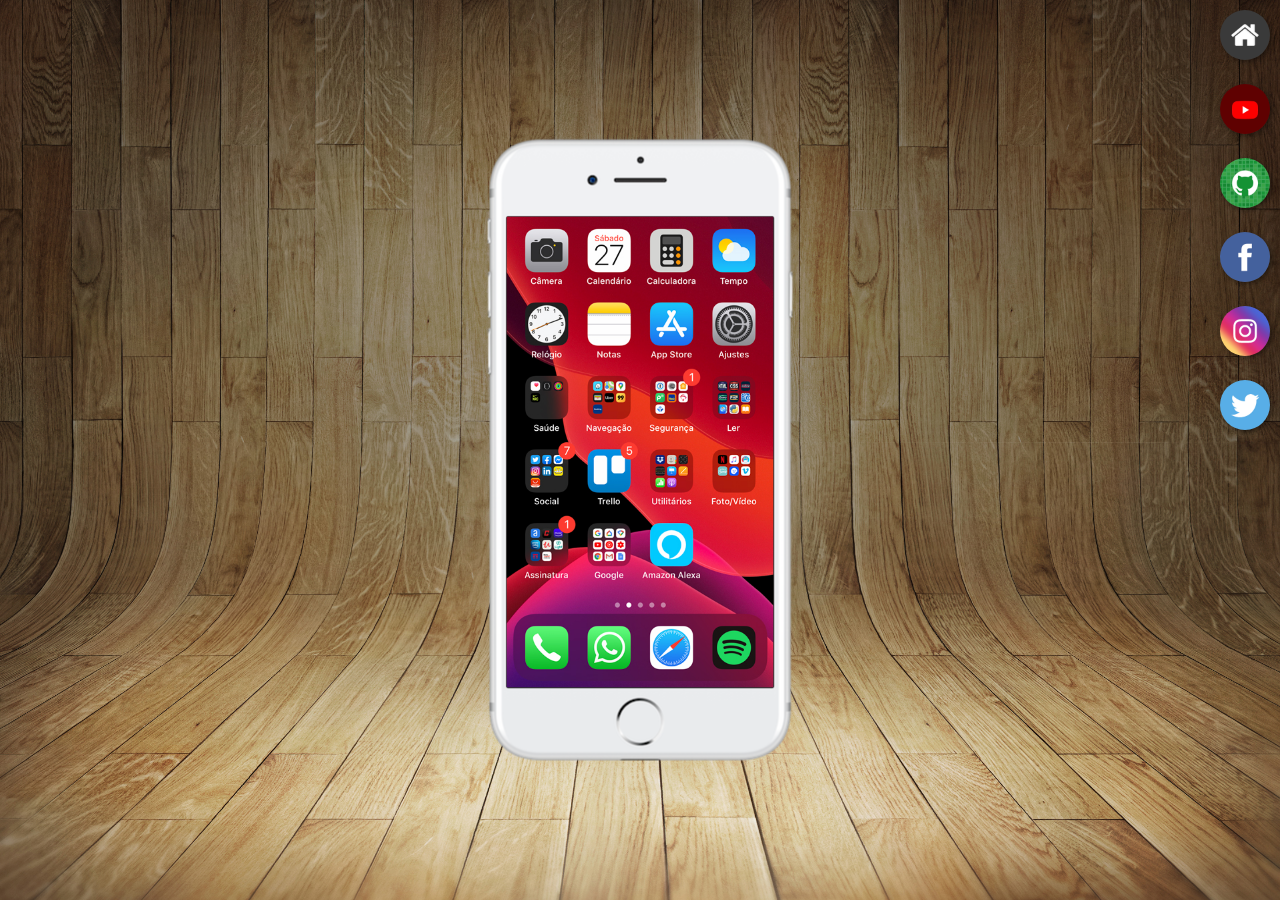
<file: index.html>
<!DOCTYPE html>
<html lang="pt-br">
<head>
  <meta charset="UTF-8">
  <meta http-equiv="X-UA-Compatible" content="IE=edge">
  <meta name="viewport" content="width=device-width, initial-scale=1.0">
  <link rel="stylesheet" href="estilos/style.css">
  <link rel="shortcut icon" href="favicon.ico" type="image/x-icon">
  <title>Projeto redes sociais</title>
</head>
<body>
    <main>


      <section id="telefone">

        <iframe src="home.html" name="tela" frameborder="0" id="tela">

          Seu navegador não é compatível com isso.

        </iframe>

      </section>

      <section id="redes-sociais">


        <a href="home.html" target="tela"><img src="imagens/logo-home.jpg" alt=""></a> <br>

        <a href="youtube.html" target="tela"><img src="imagens/logo-youtube.jpg" alt=""></a> <br>

        <a href="github.html" target="tela"><img src="imagens/logo-github.jpg" alt=""></a> <br>

        <a href="facebook.html" target="tela"><img src="imagens/logo-facebook.jpg" alt=""></a> <br>

        <a href="instagram.html" target="tela"><img src="imagens/logo-instagram.jpg" alt=""></a> <br>

        <a href="twitter.html" target="tela"><img src="imagens/logo-twitter.jpg" alt=""></a> <br>
      </section>


    </main>
</body>
</html>
</file>
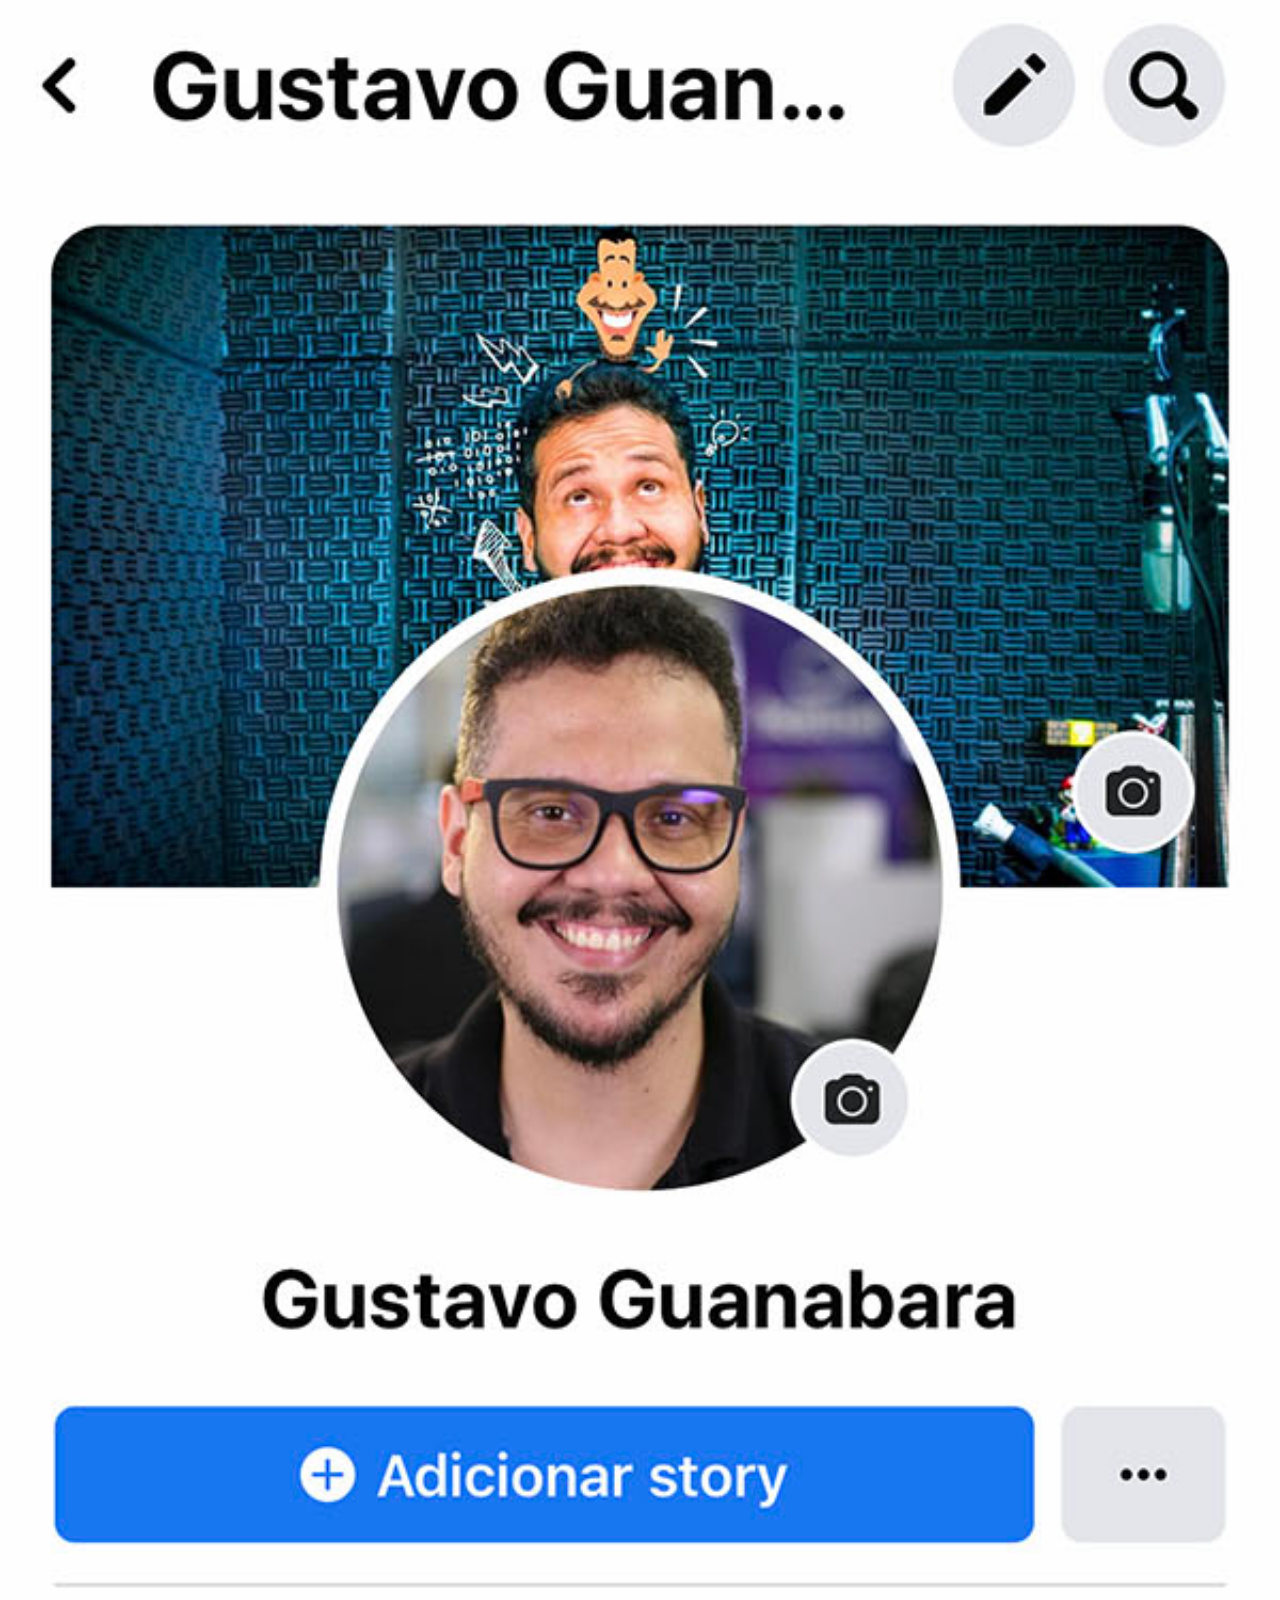
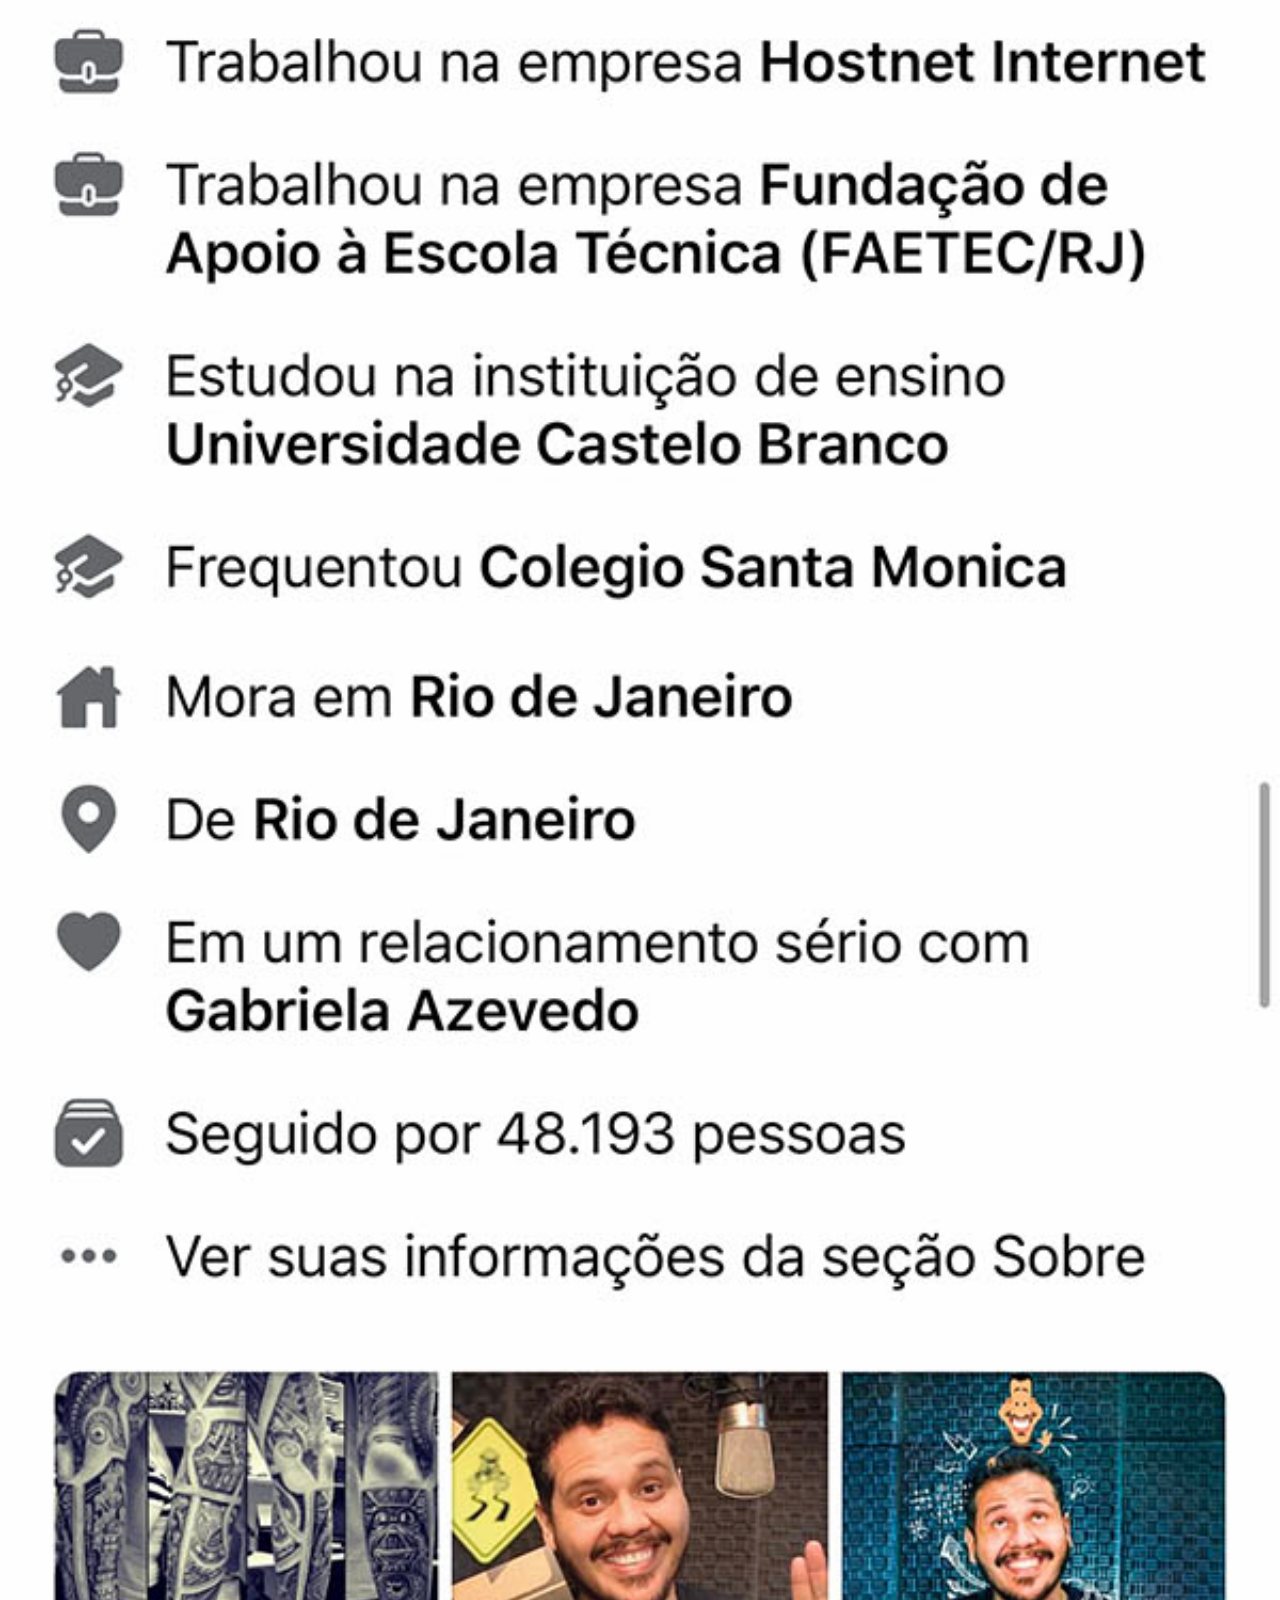
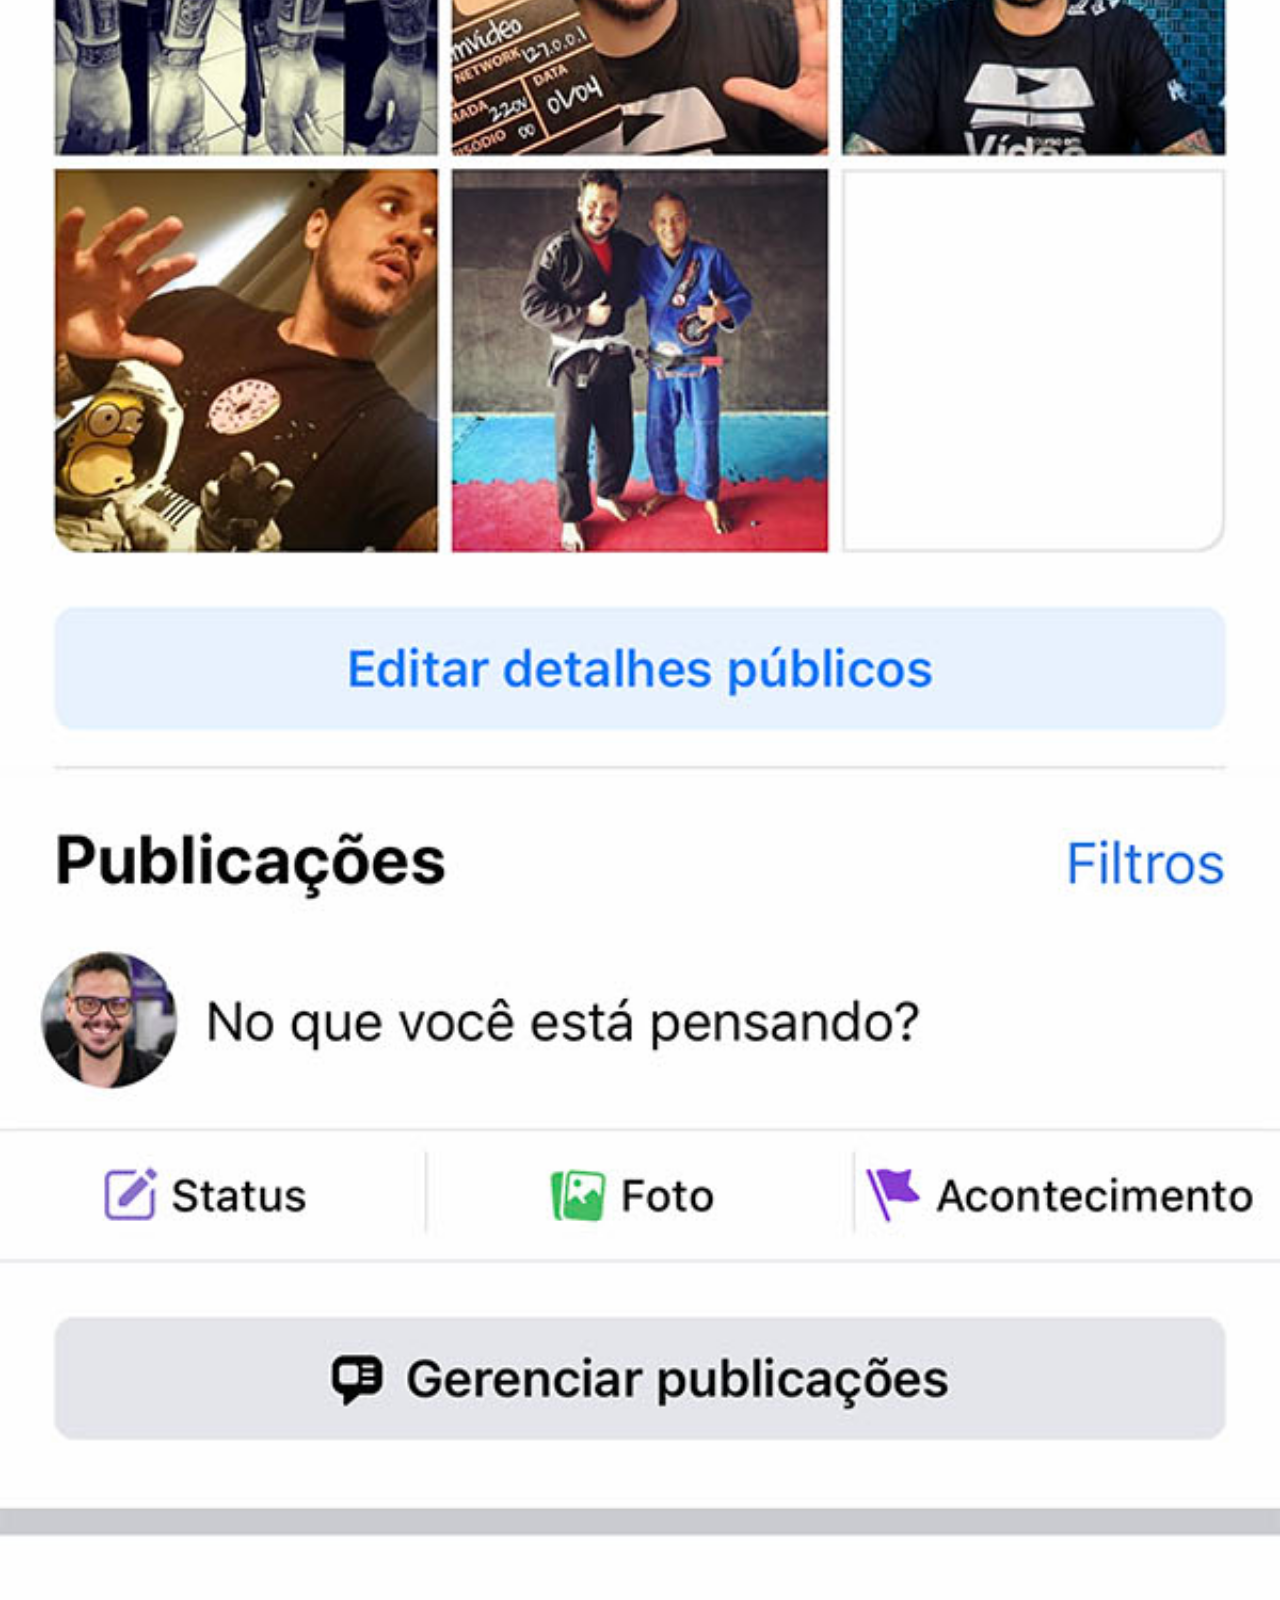
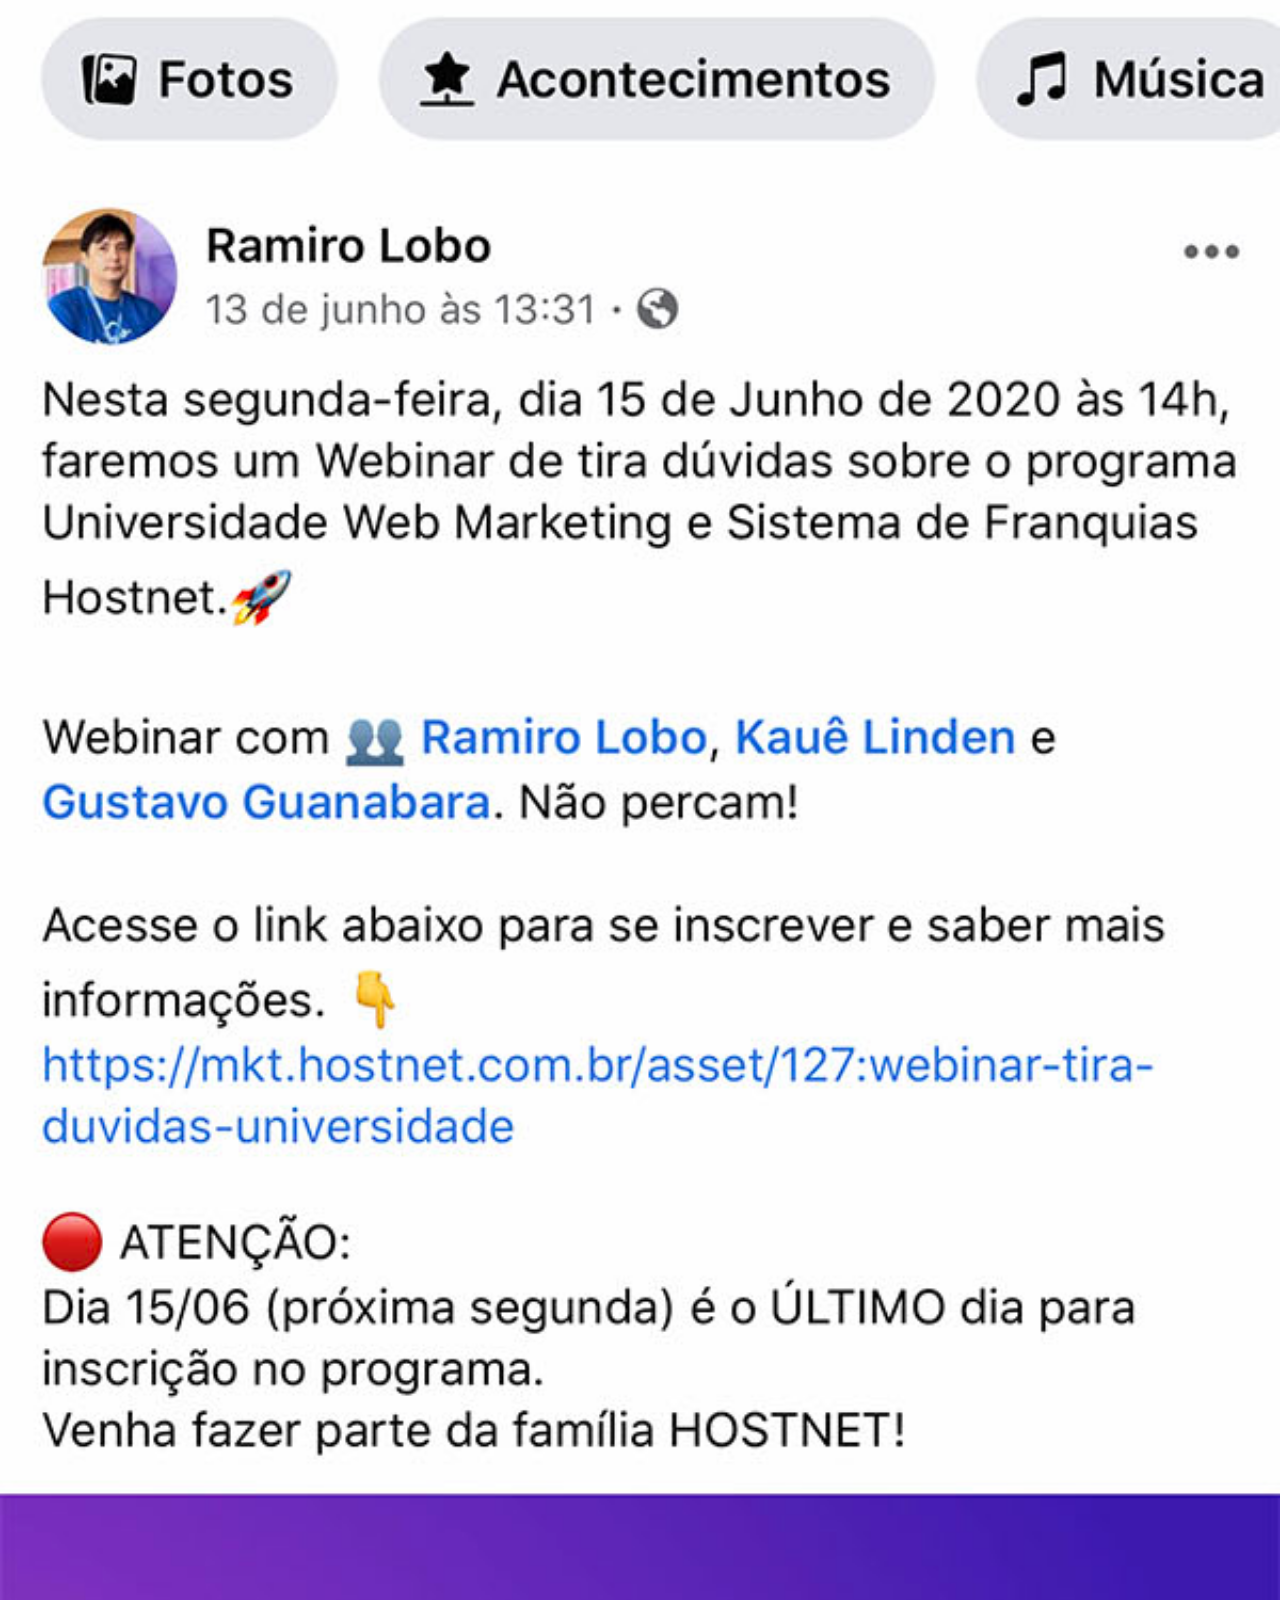
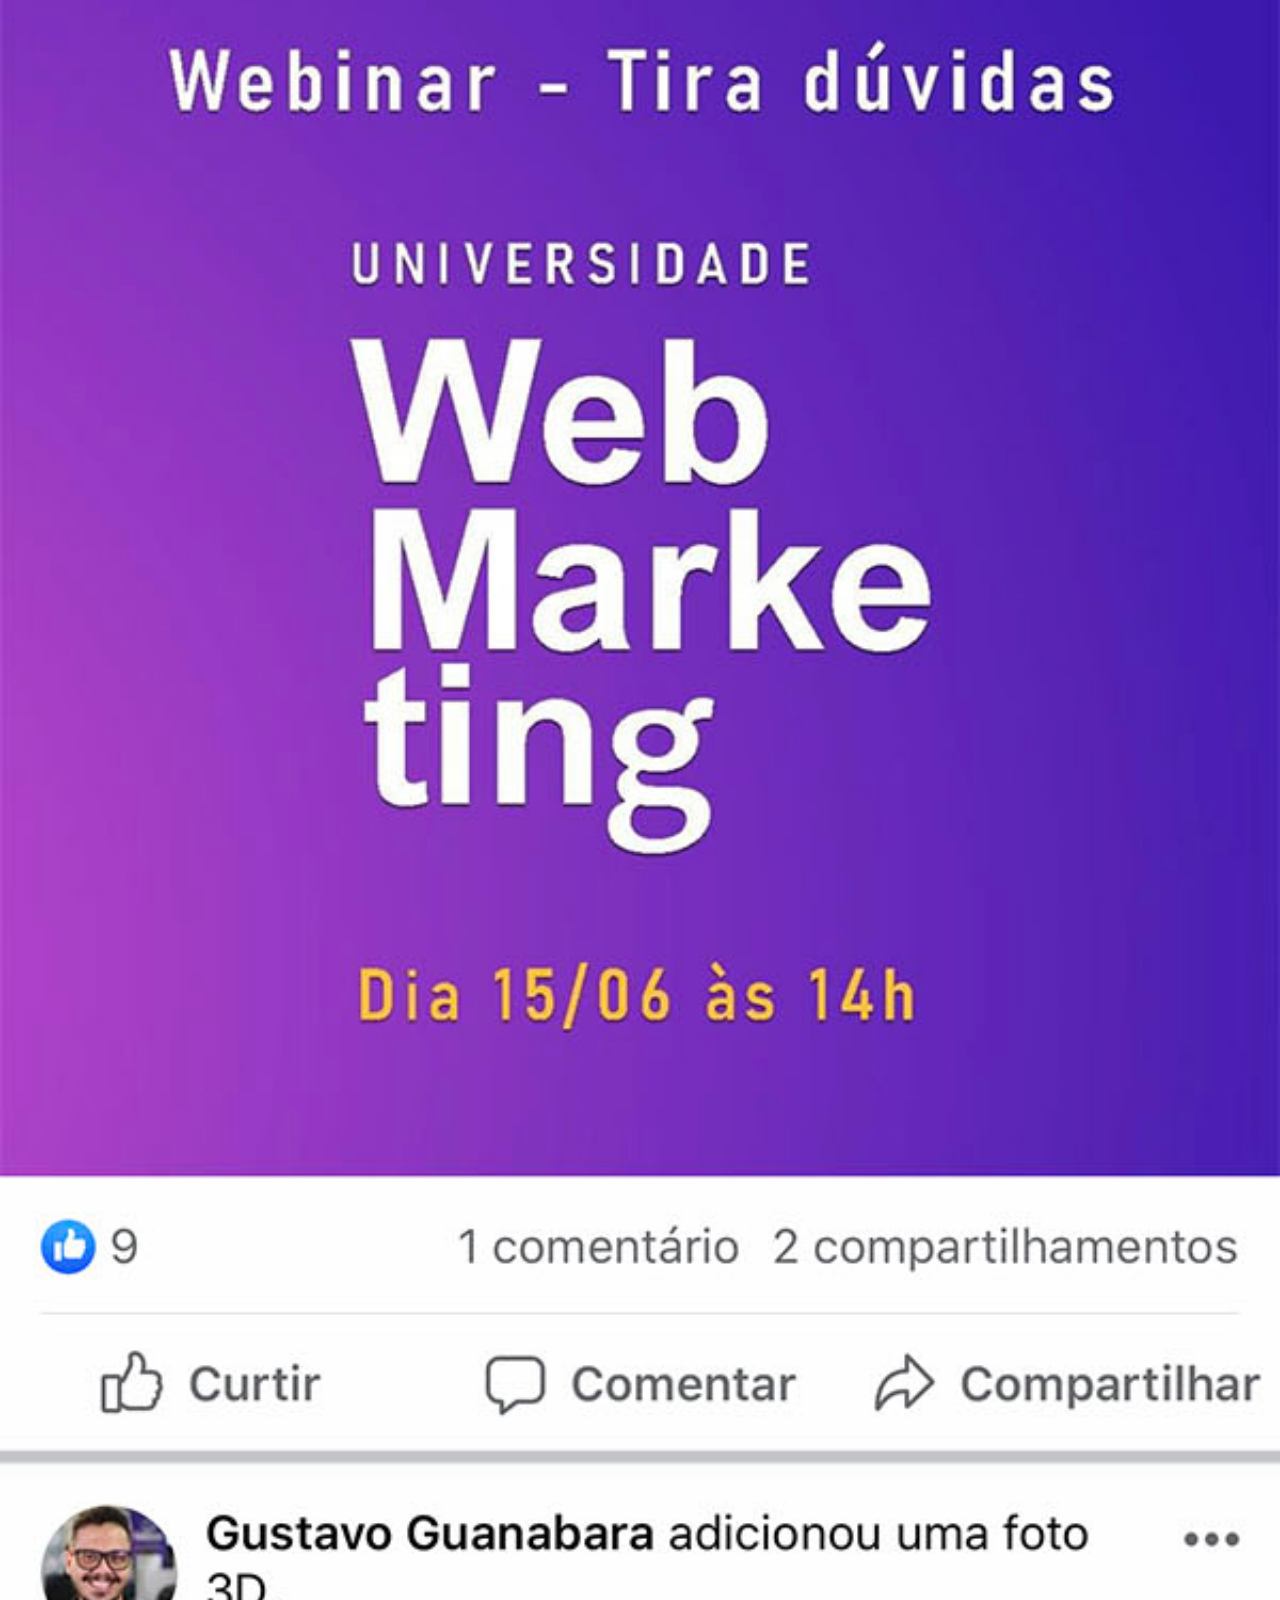
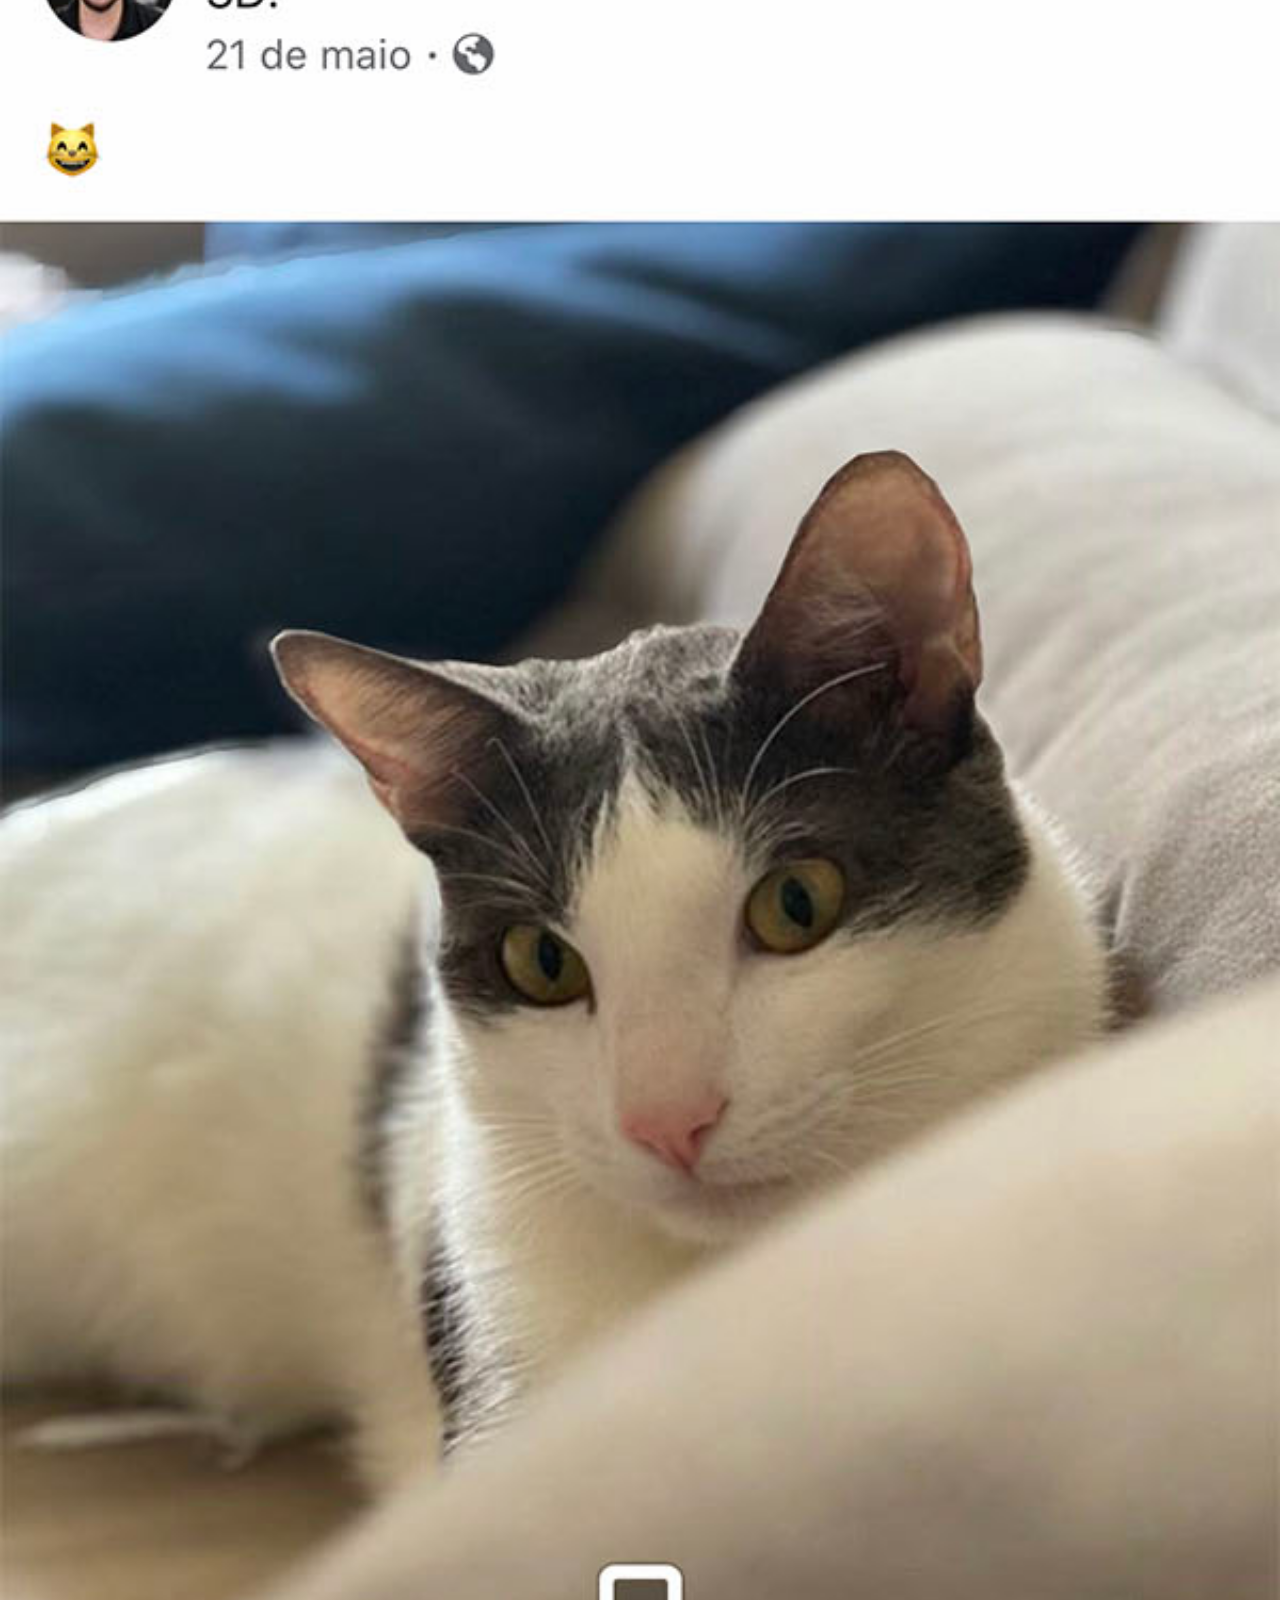
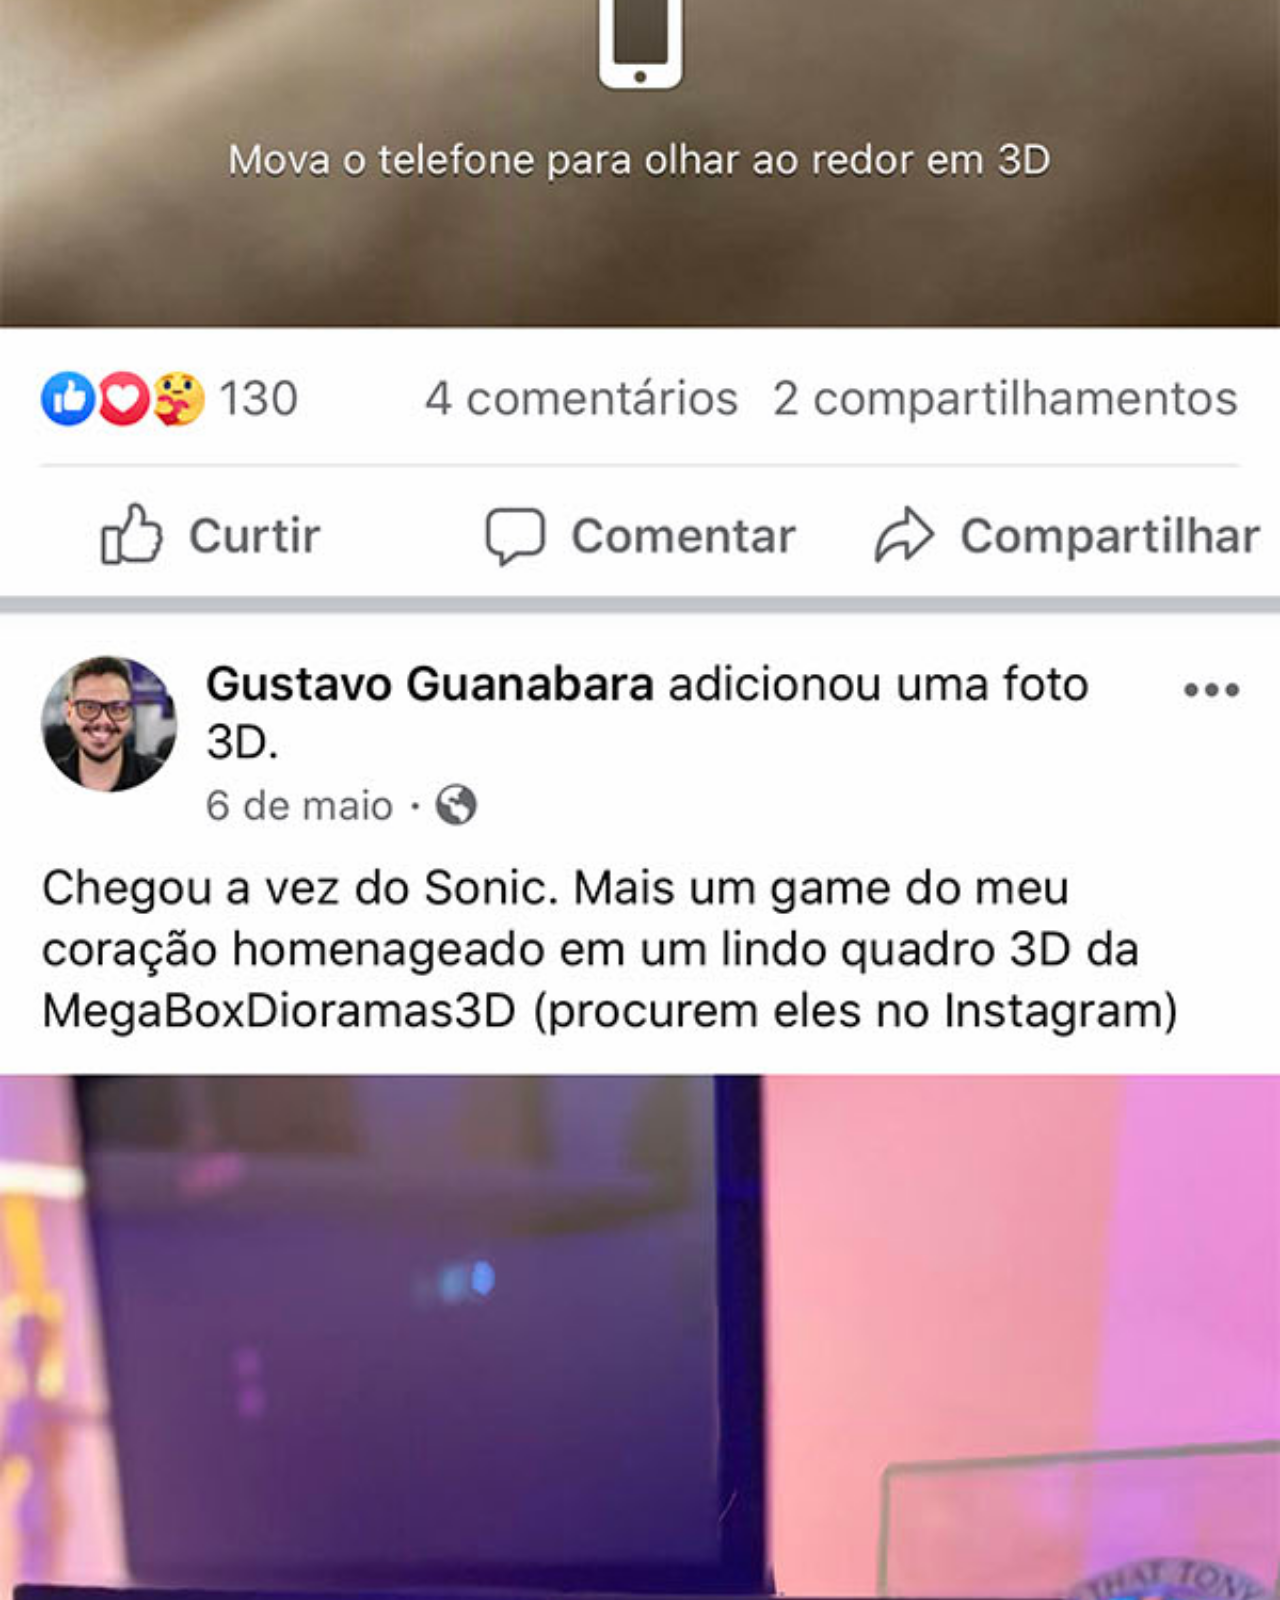
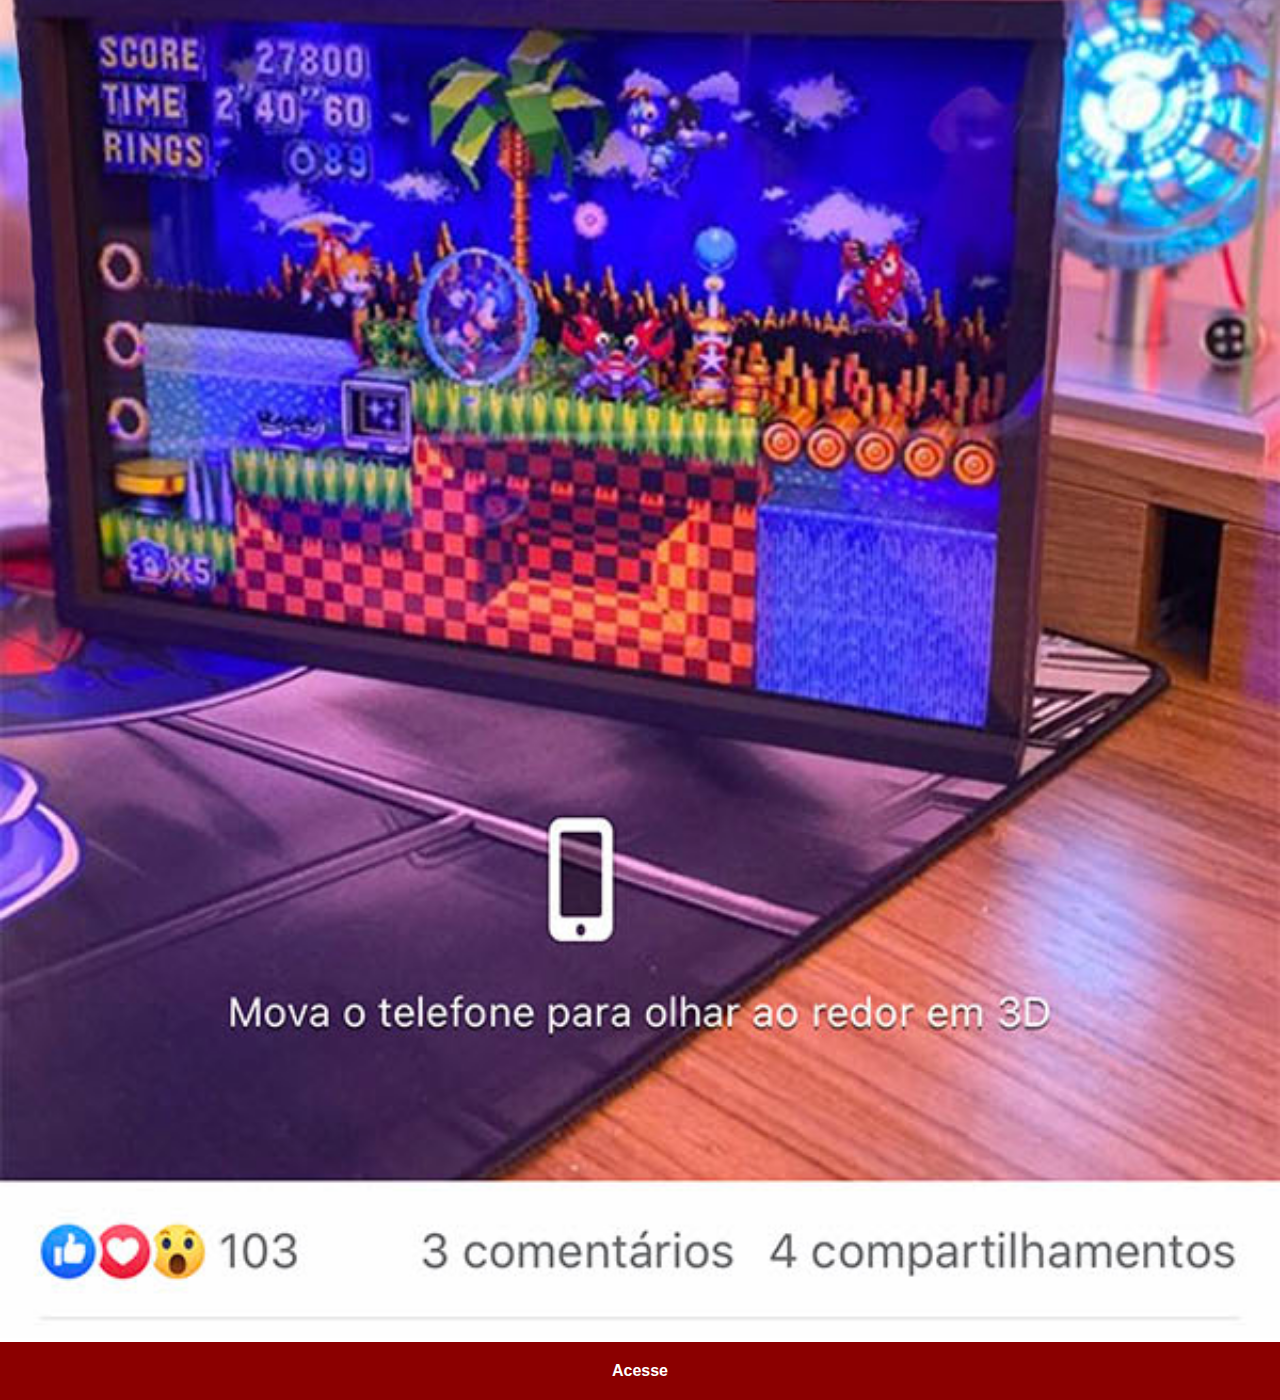
<file: facebook.html>
<!DOCTYPE html>
<html lang="pt-br">
<head>
  <meta charset="UTF-8">
  <meta http-equiv="X-UA-Compatible" content="IE=edge">
  <meta name="viewport" content="width=device-width, initial-scale=1.0">
  <link rel="stylesheet" href="estilos/social.css">
  <title>Facebook</title>
</head>
<body>
    <img src="imagens/tela-facebook.jpg" alt="">
    <a href="https://www.facebook.com/CursosEmVideo/" target="_blank">Acesse</a>
</body>
</html>
</file>
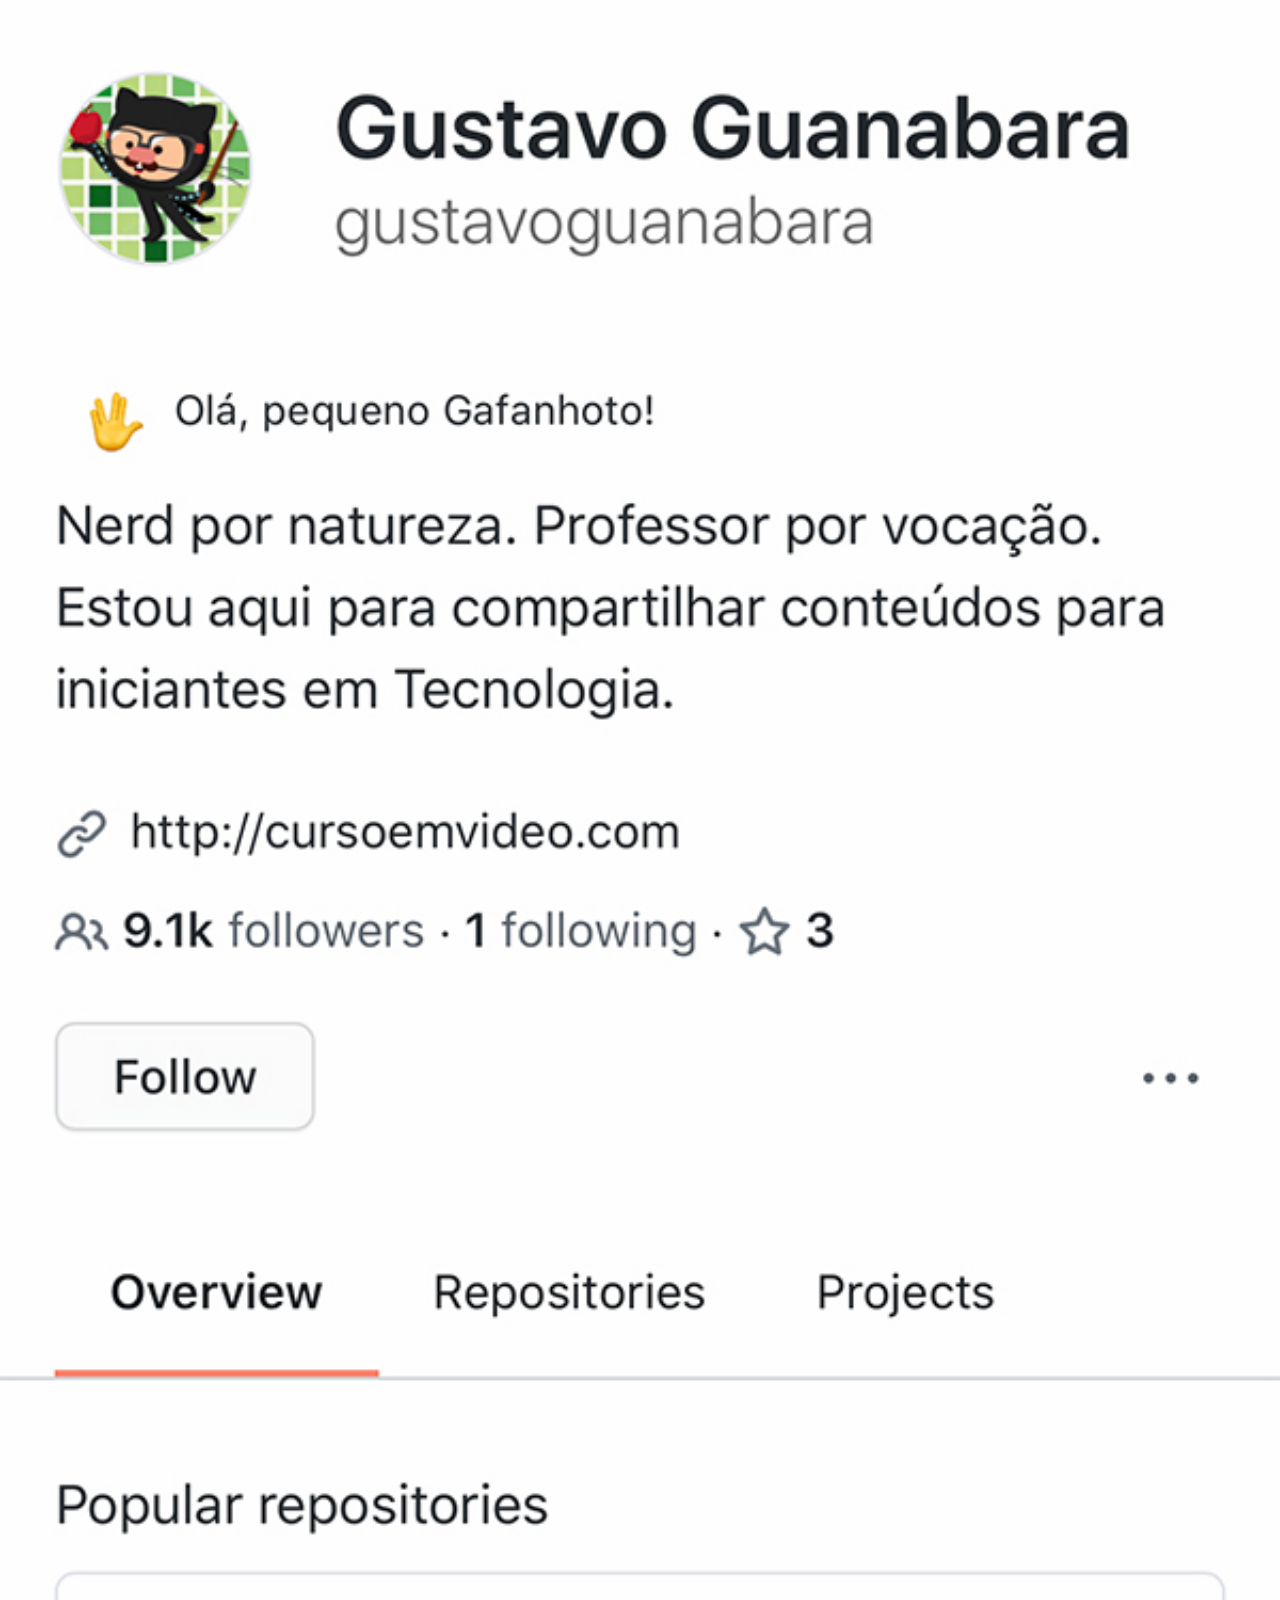
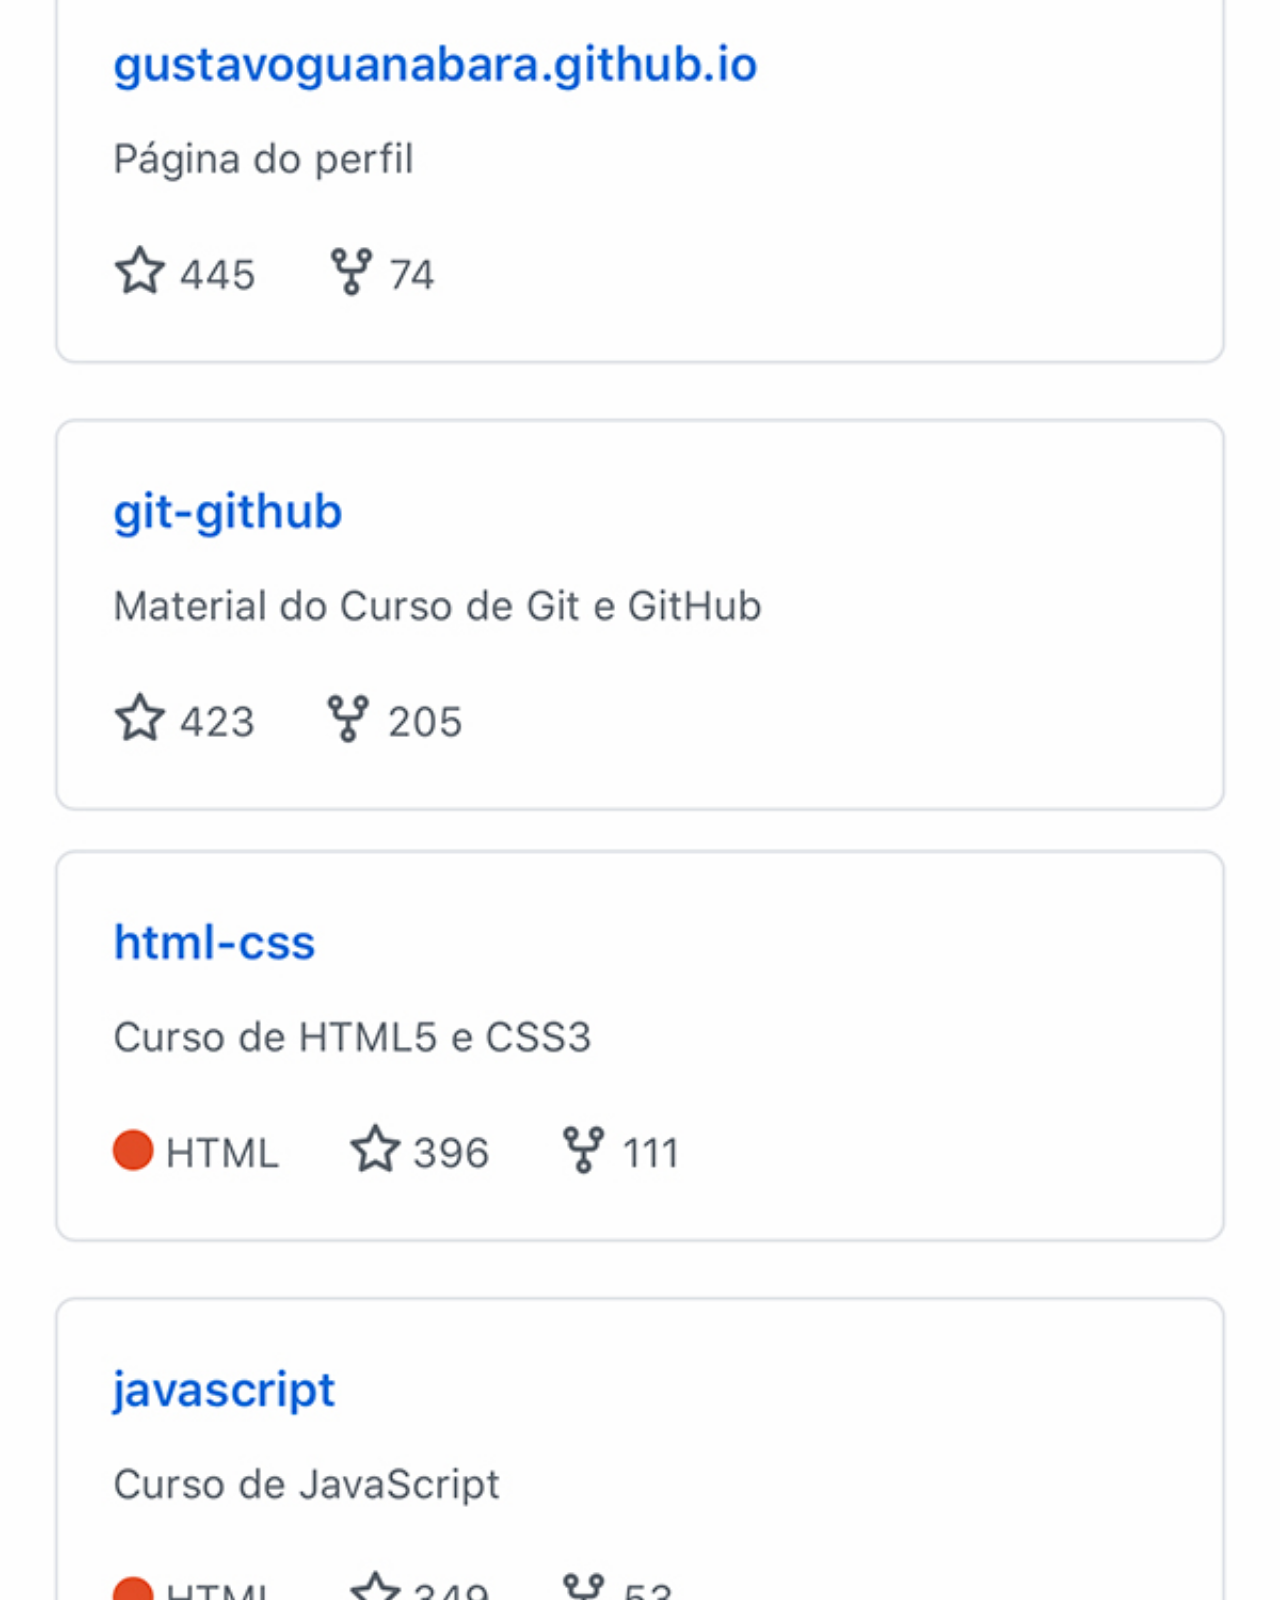
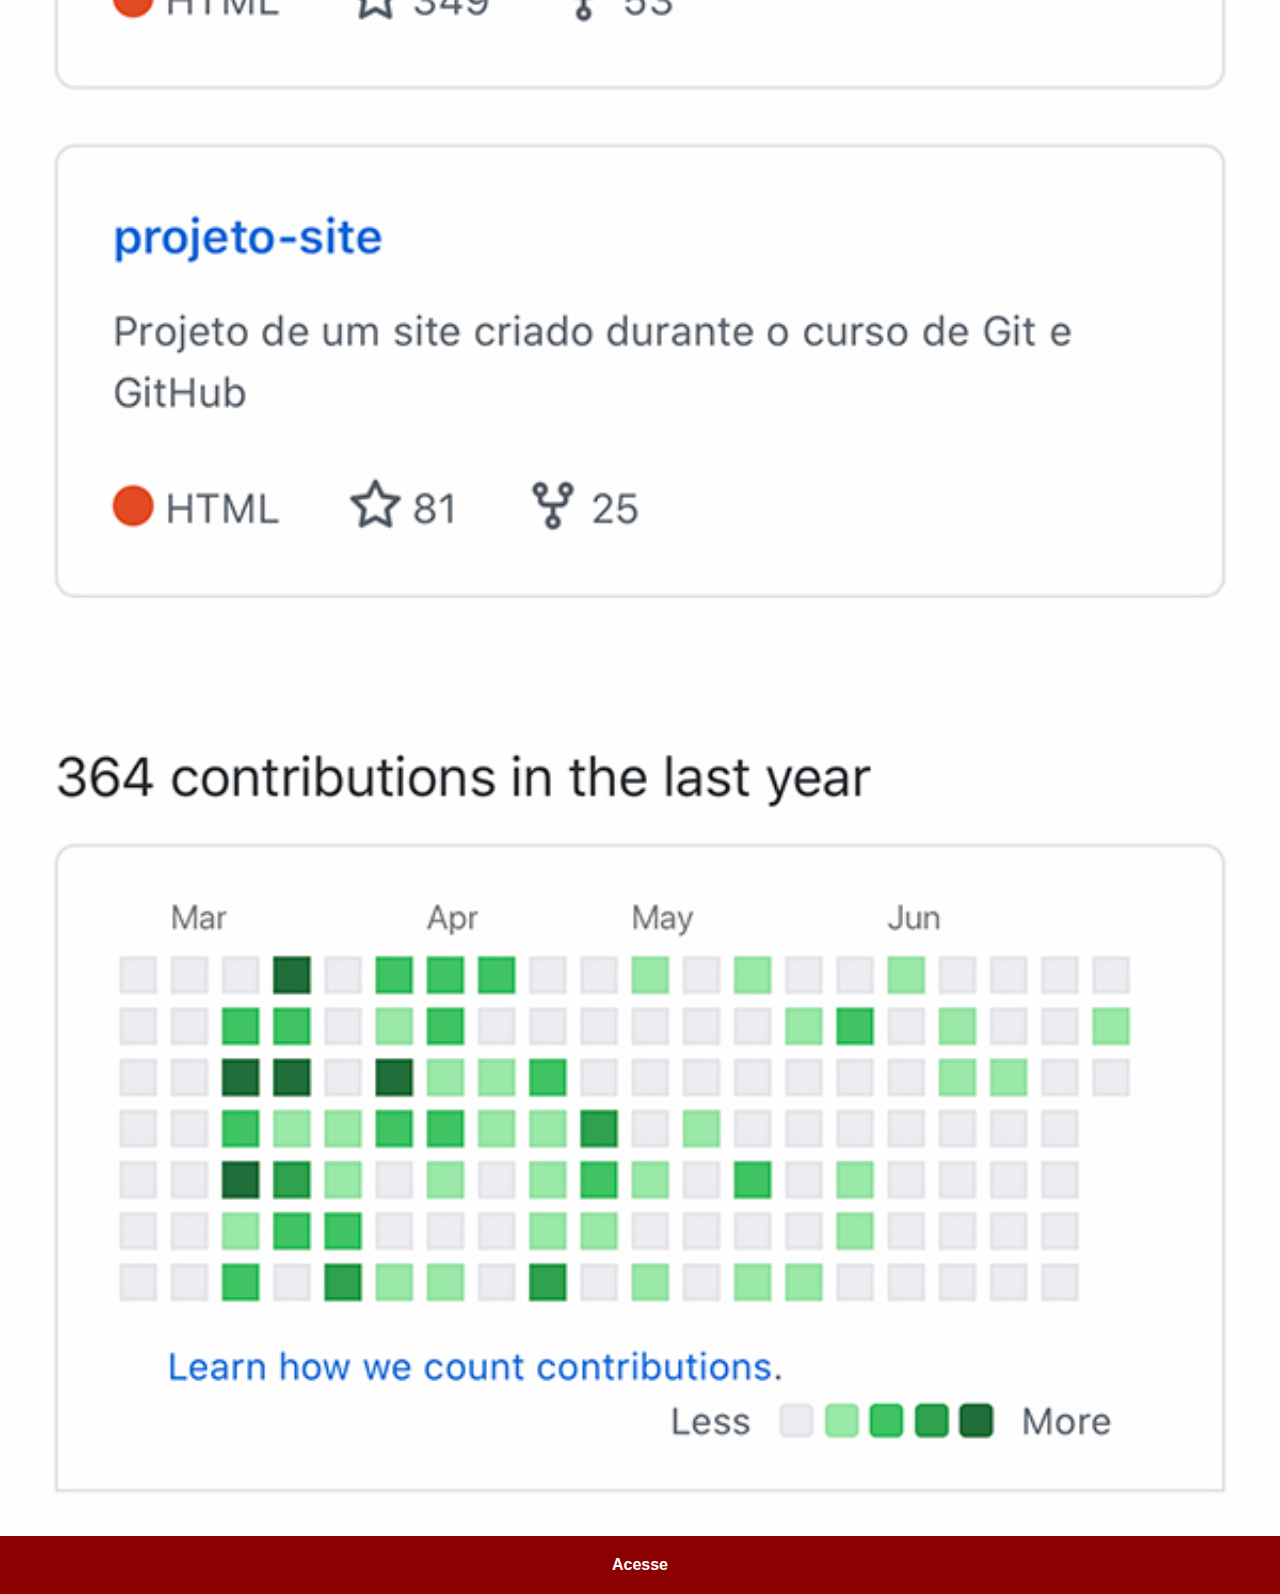
<file: github.html>
<!DOCTYPE html>
<html lang="pt-br">
<head>
  <meta charset="UTF-8">
  <meta http-equiv="X-UA-Compatible" content="IE=edge">
  <meta name="viewport" content="width=device-width, initial-scale=1.0">
  <title>Github</title>
  <link rel="stylesheet" href="estilos/social.css">
</head>
<body>
    <img src="imagens/tela-github.jpg" alt="Github">
    <a href="https://github.com/gustavoguanabara" target="_blank">Acesse</a>
</body>
</html>
</file>
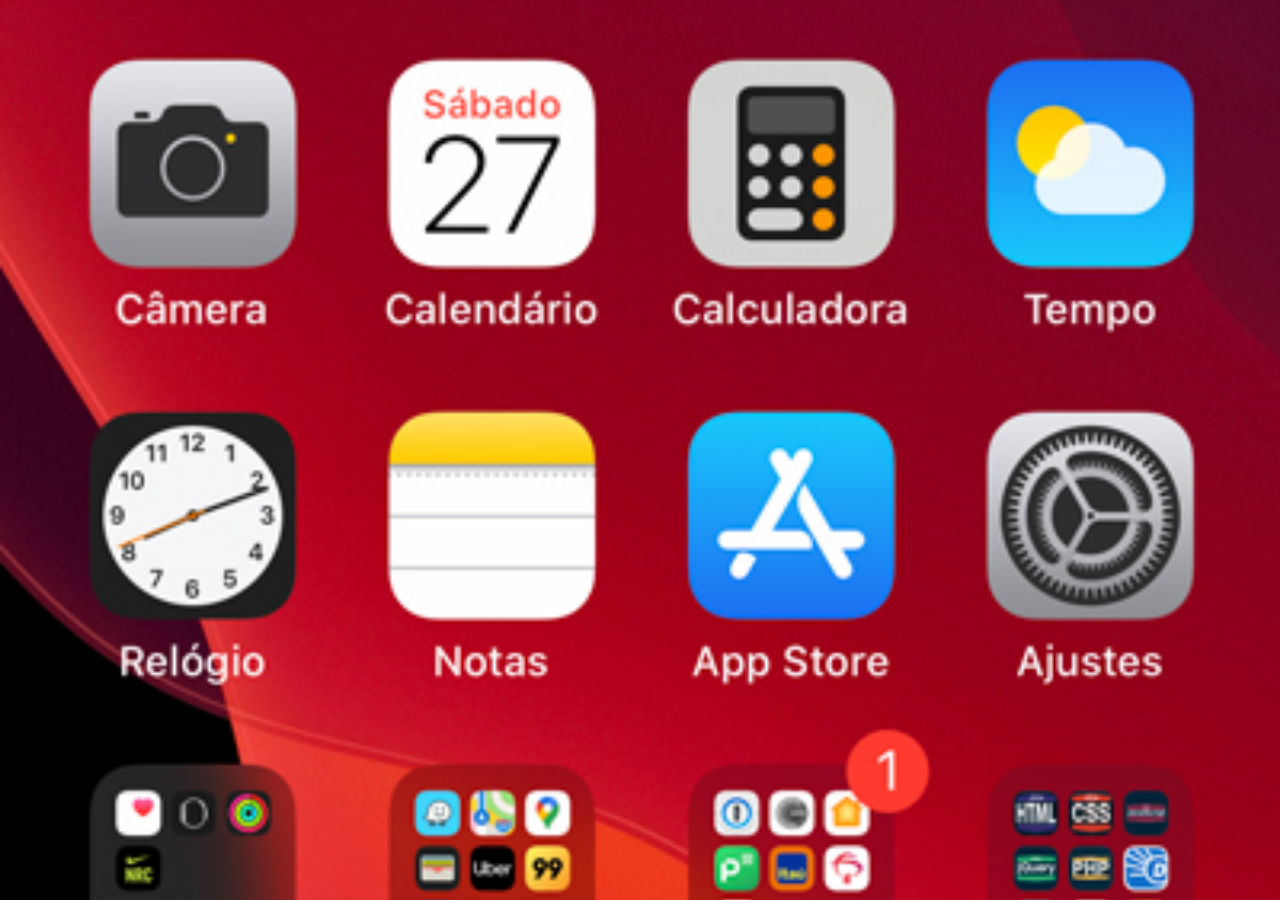
<file: home.html>
<!DOCTYPE html>
<html lang="pt-br">
<head>
  <meta charset="UTF-8">
  <meta http-equiv="X-UA-Compatible" content="IE=edge">
  <meta name="viewport" content="width=device-width, initial-scale=1.0">
  <title>home</title>
  <style> 
    * {
      margin: 0px;
      padding: 0px;
    }

    body {
      width: 100vw;
      height: 100vh;
      background: black url("imagens/tela-home.jpg") no-repeat top center;
      background-size: cover;
    }

    
  </style>
</head>
<body>
  
</body>
</html>
</file>
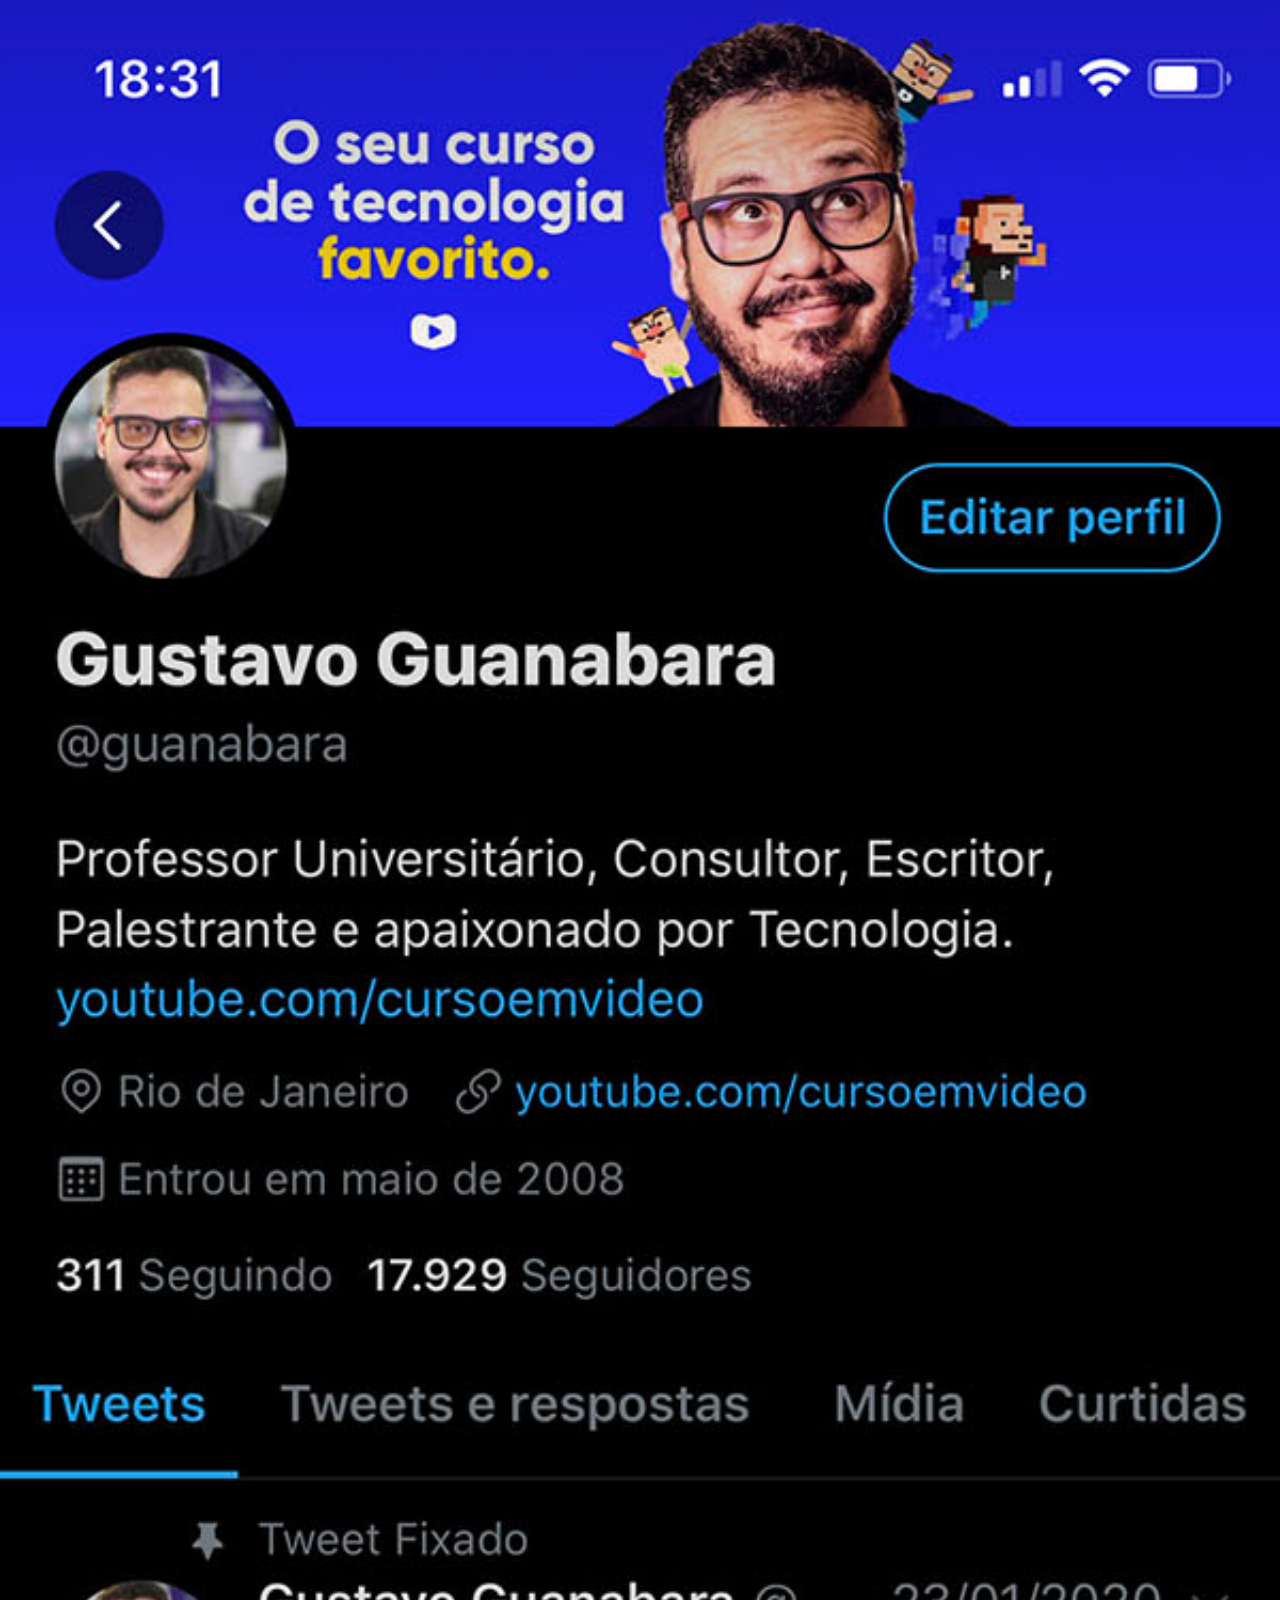
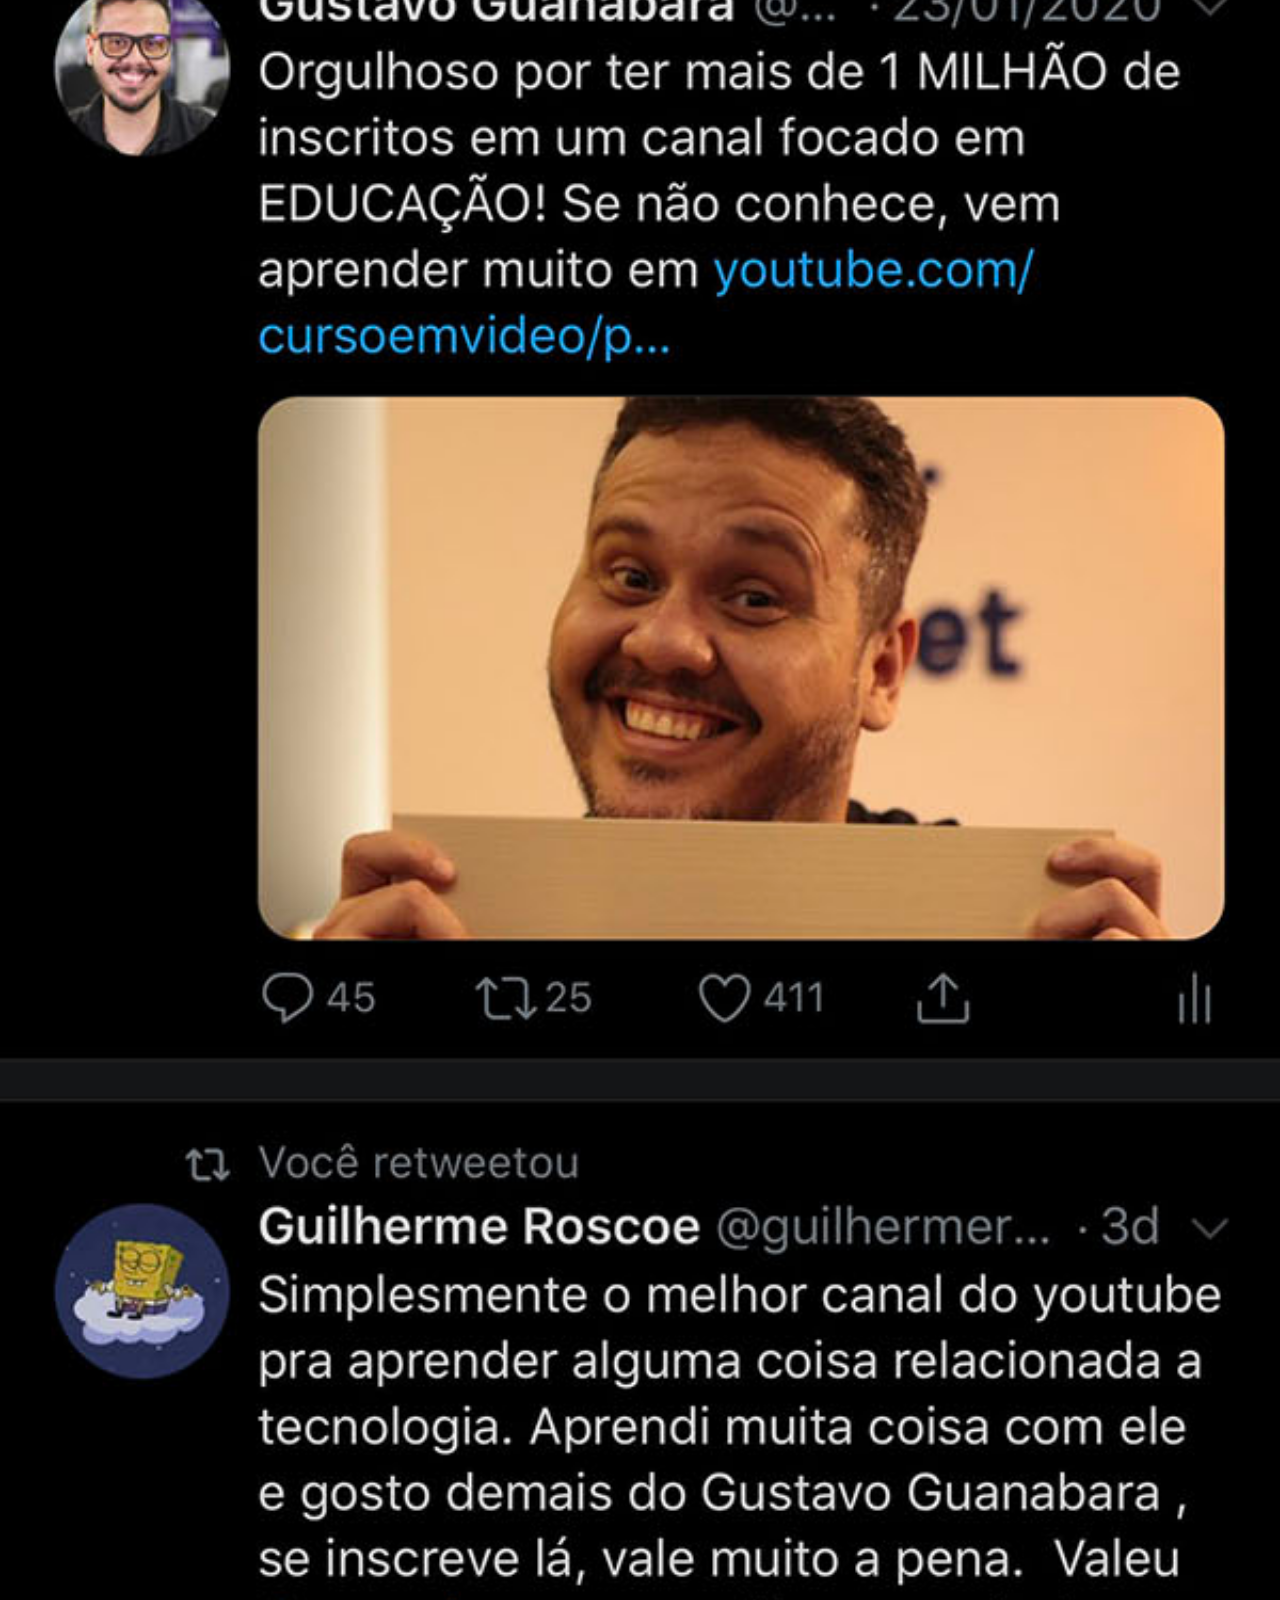
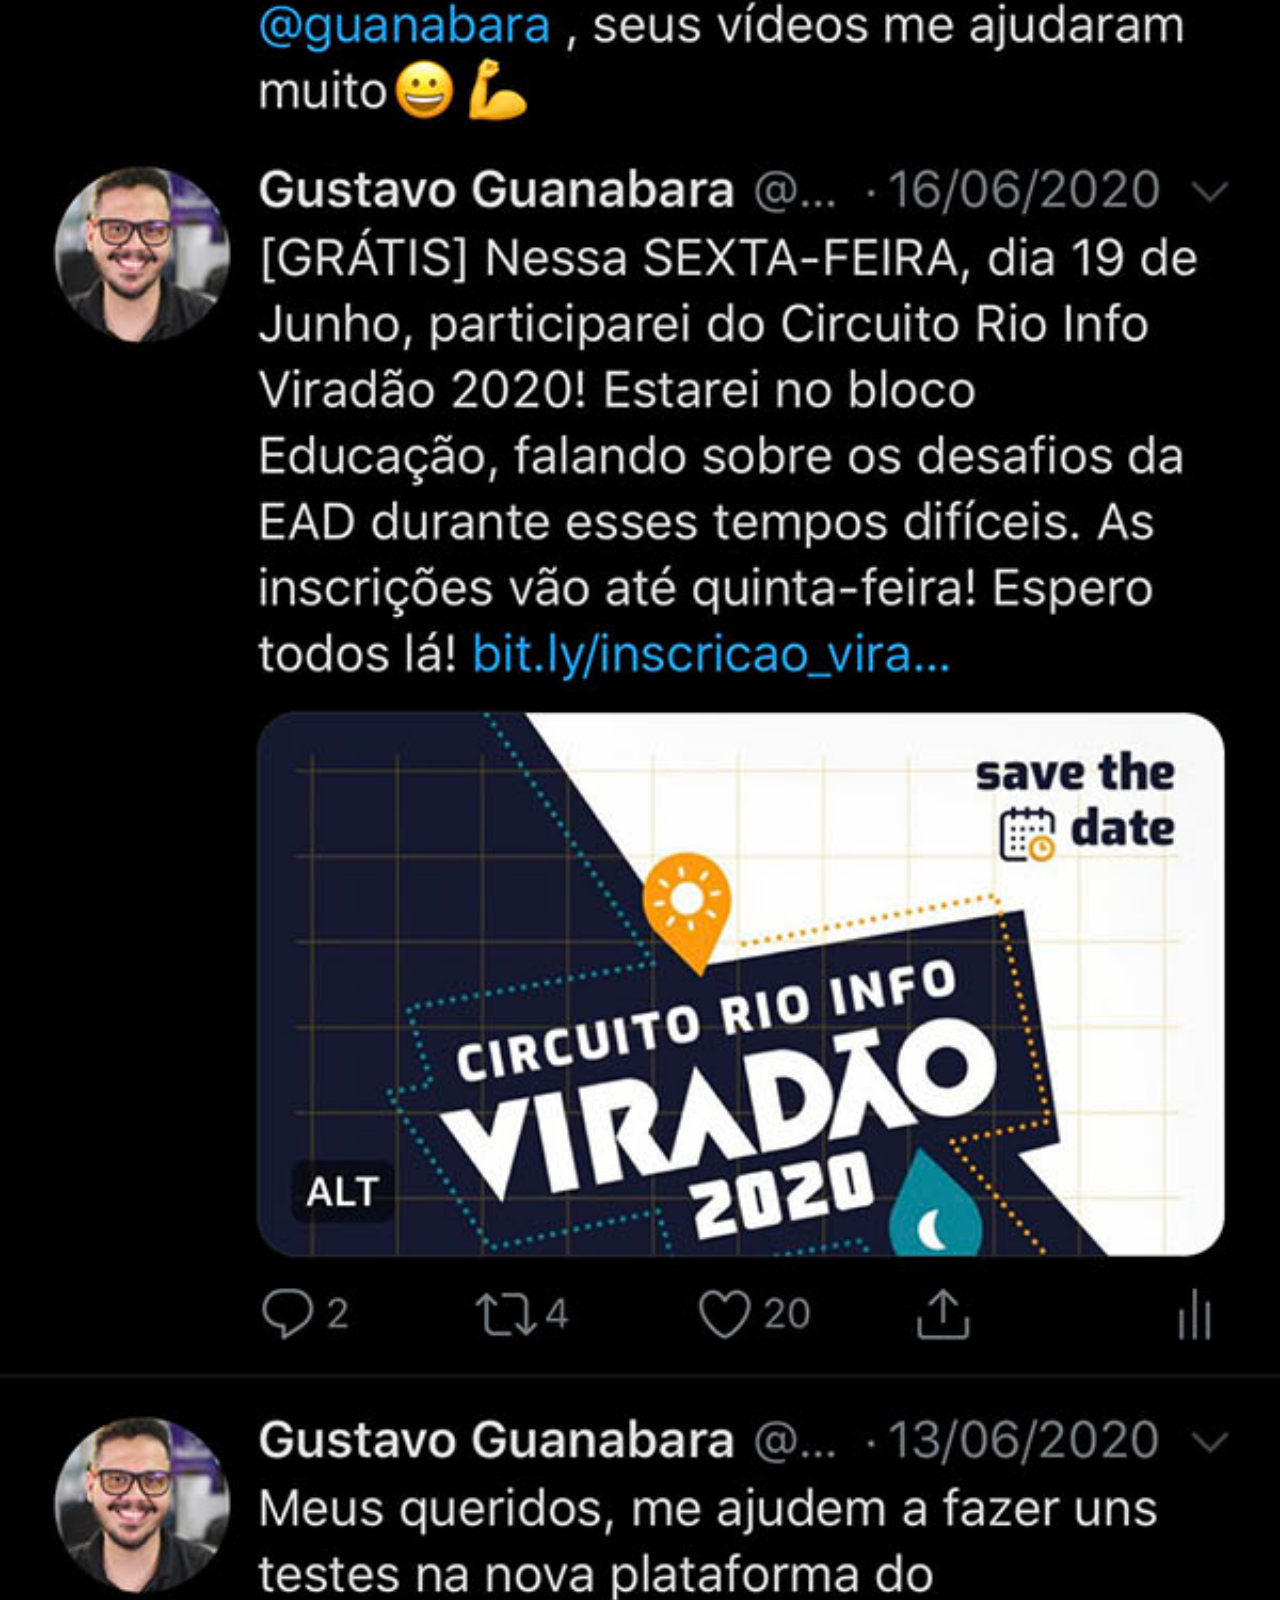
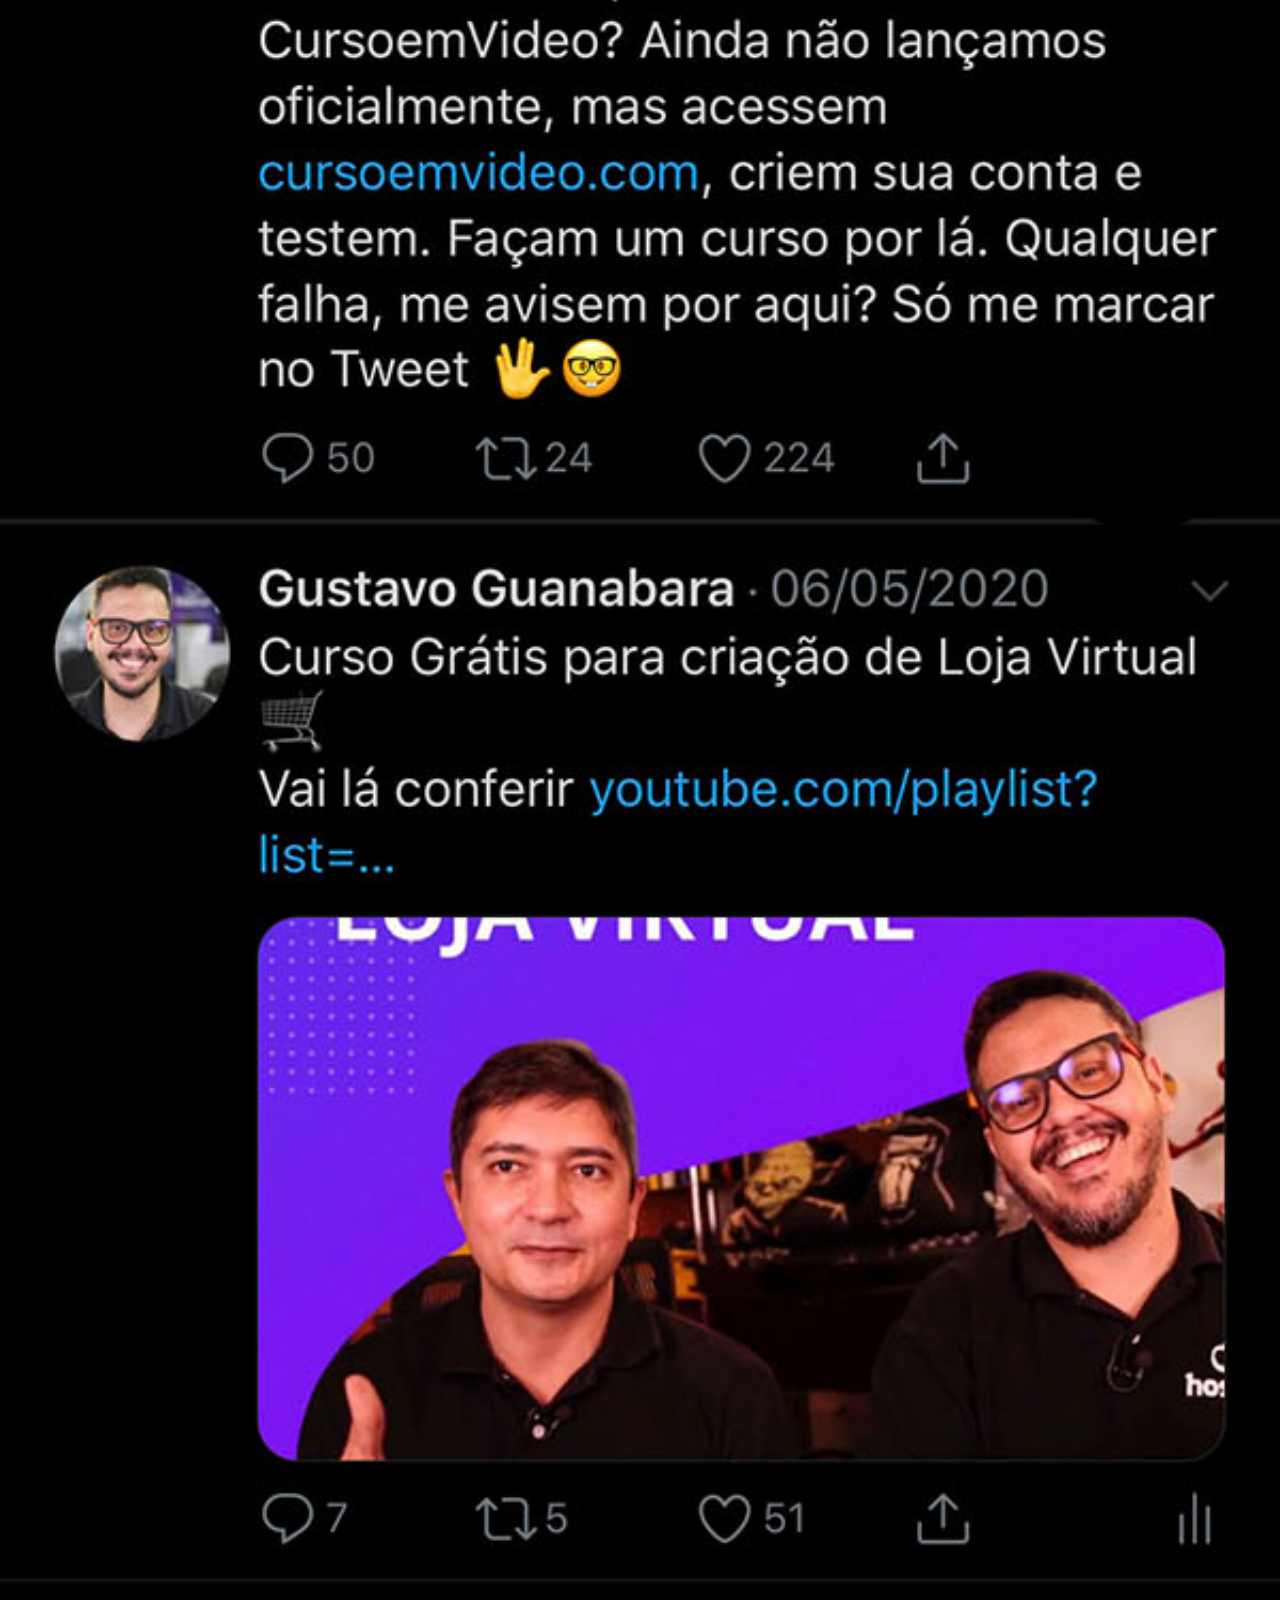
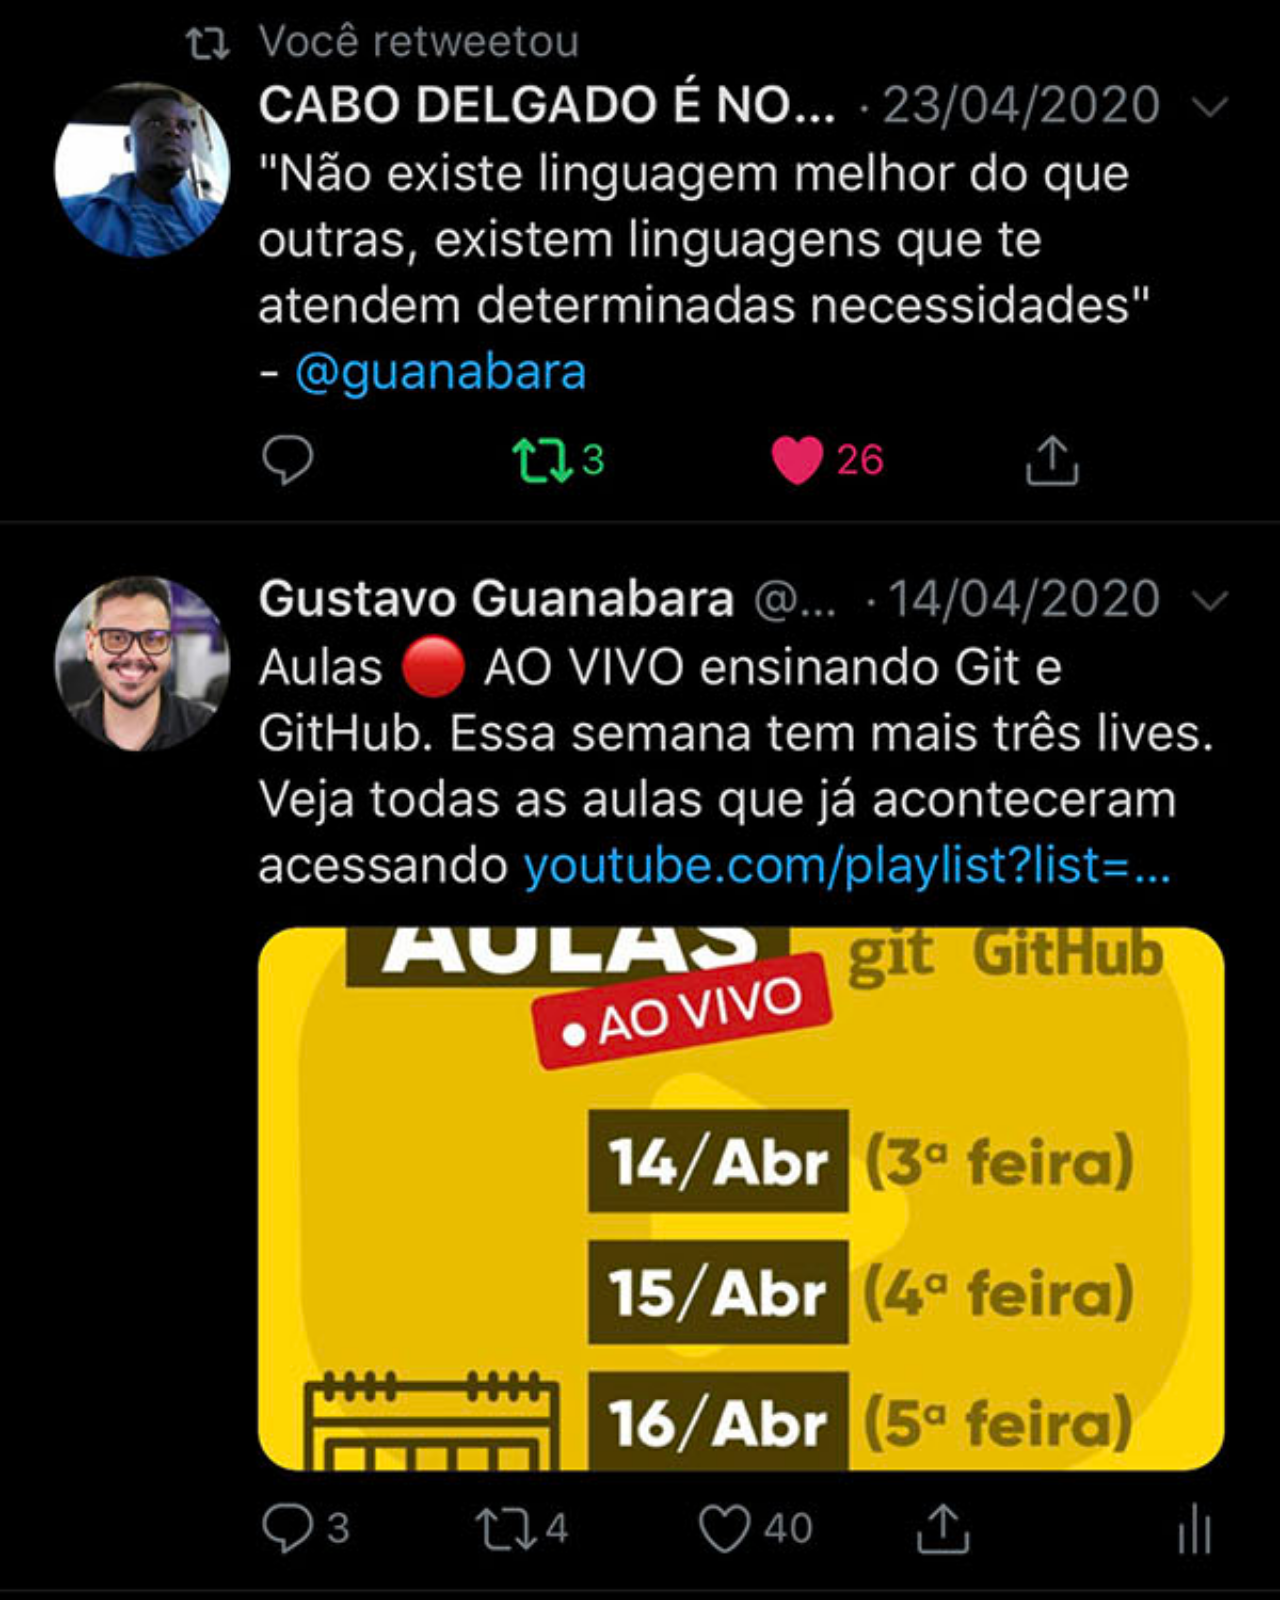
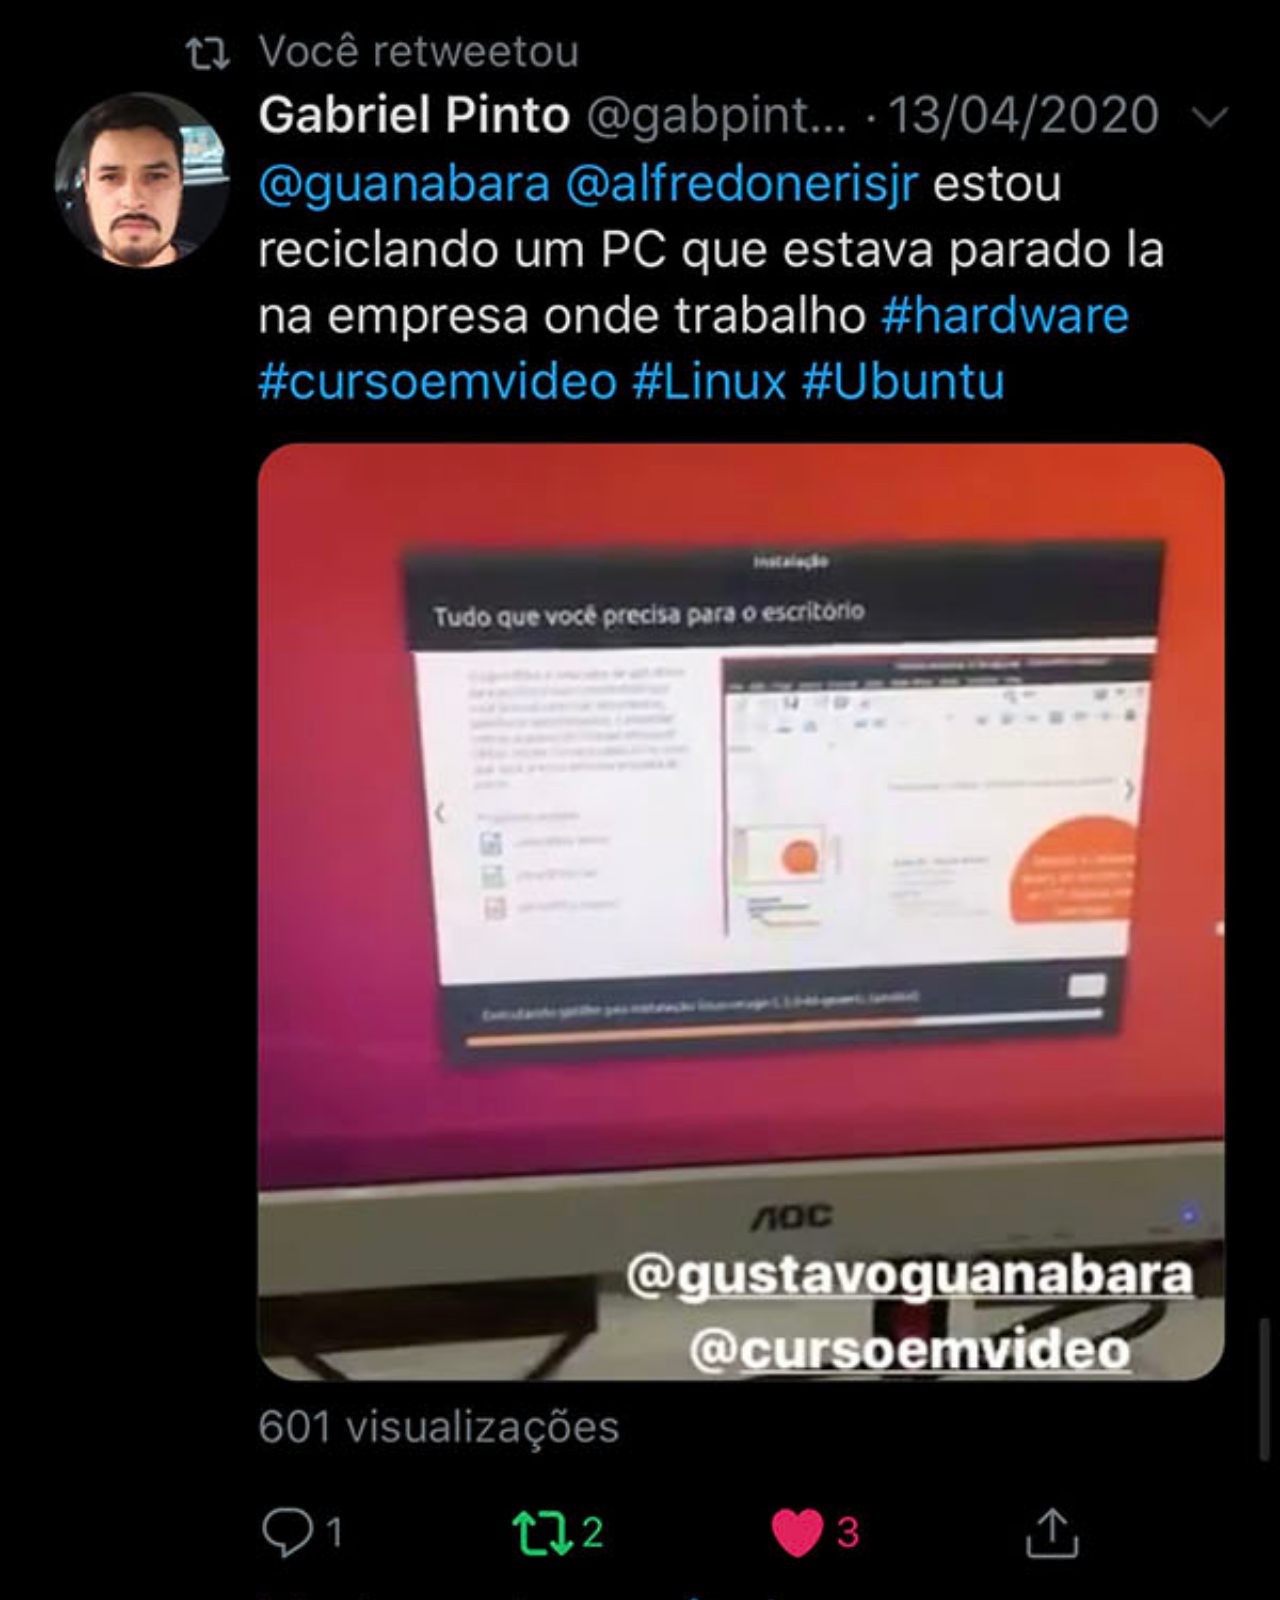
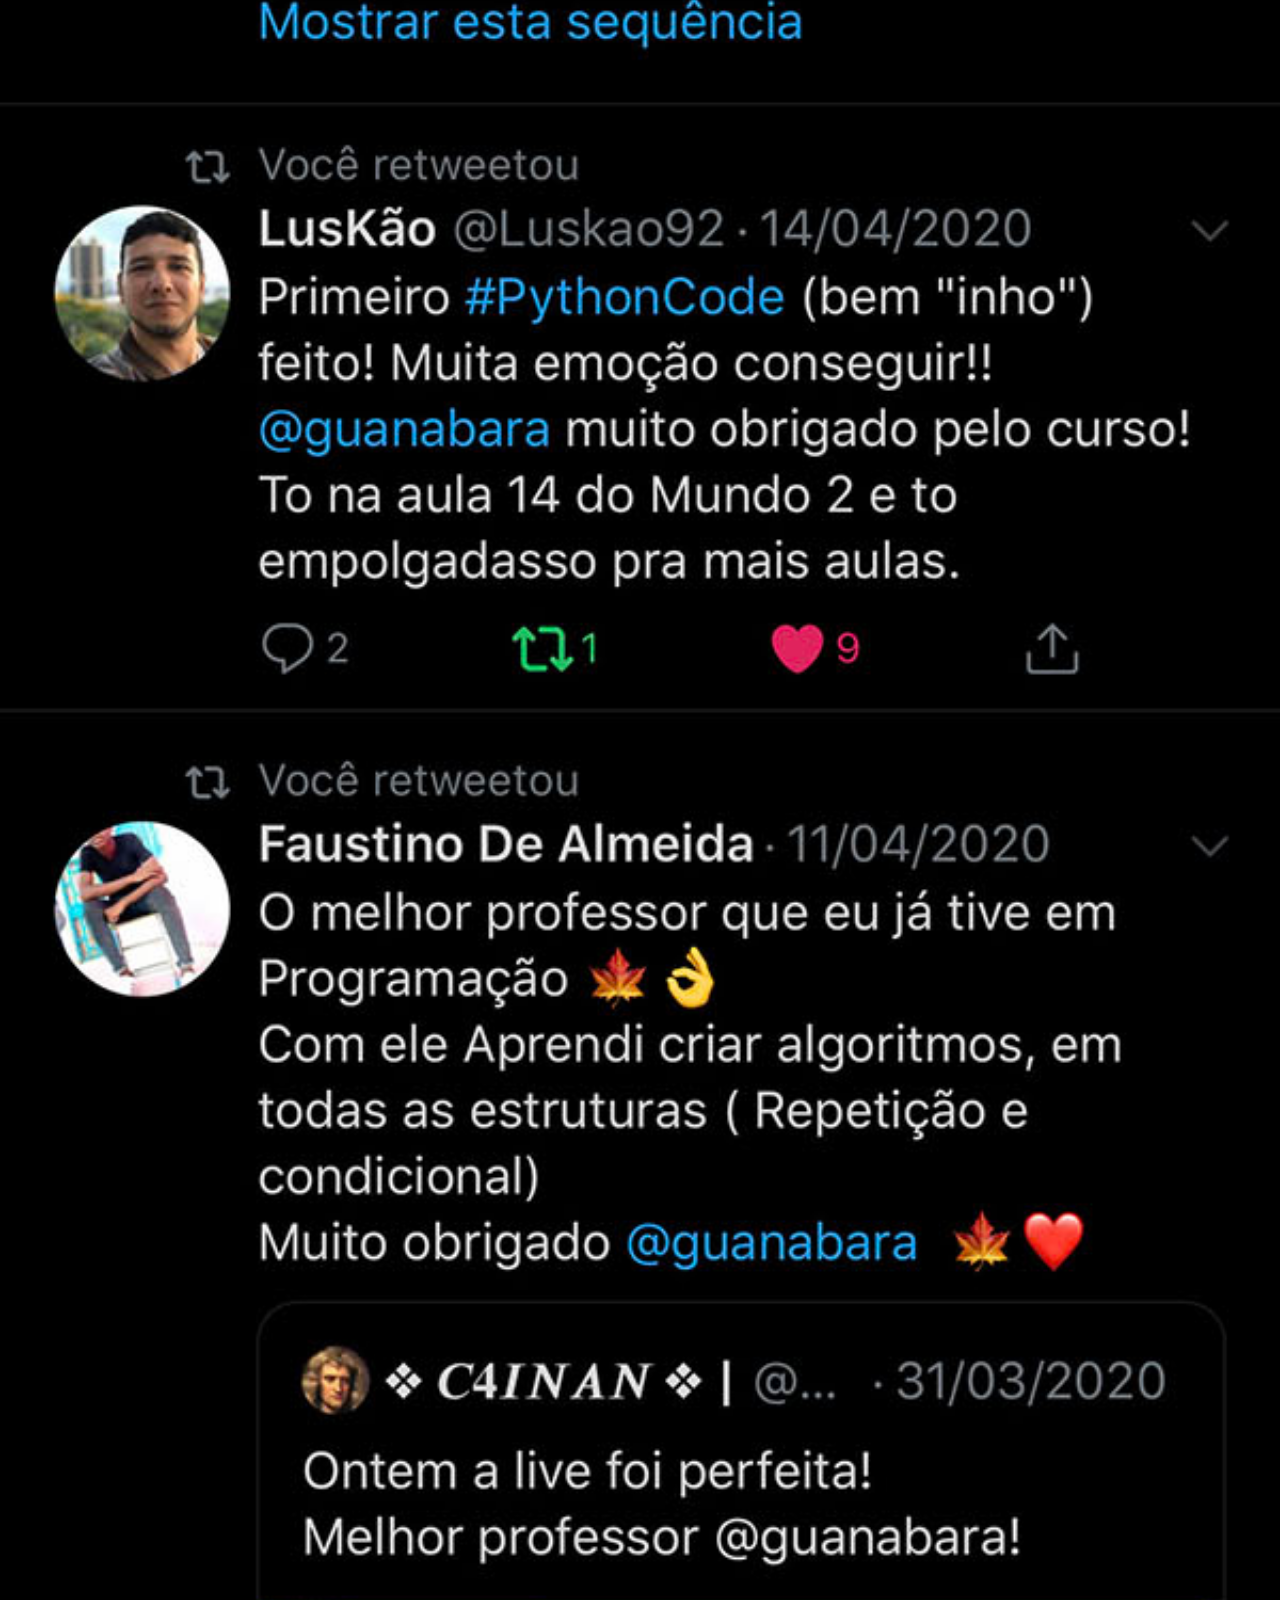
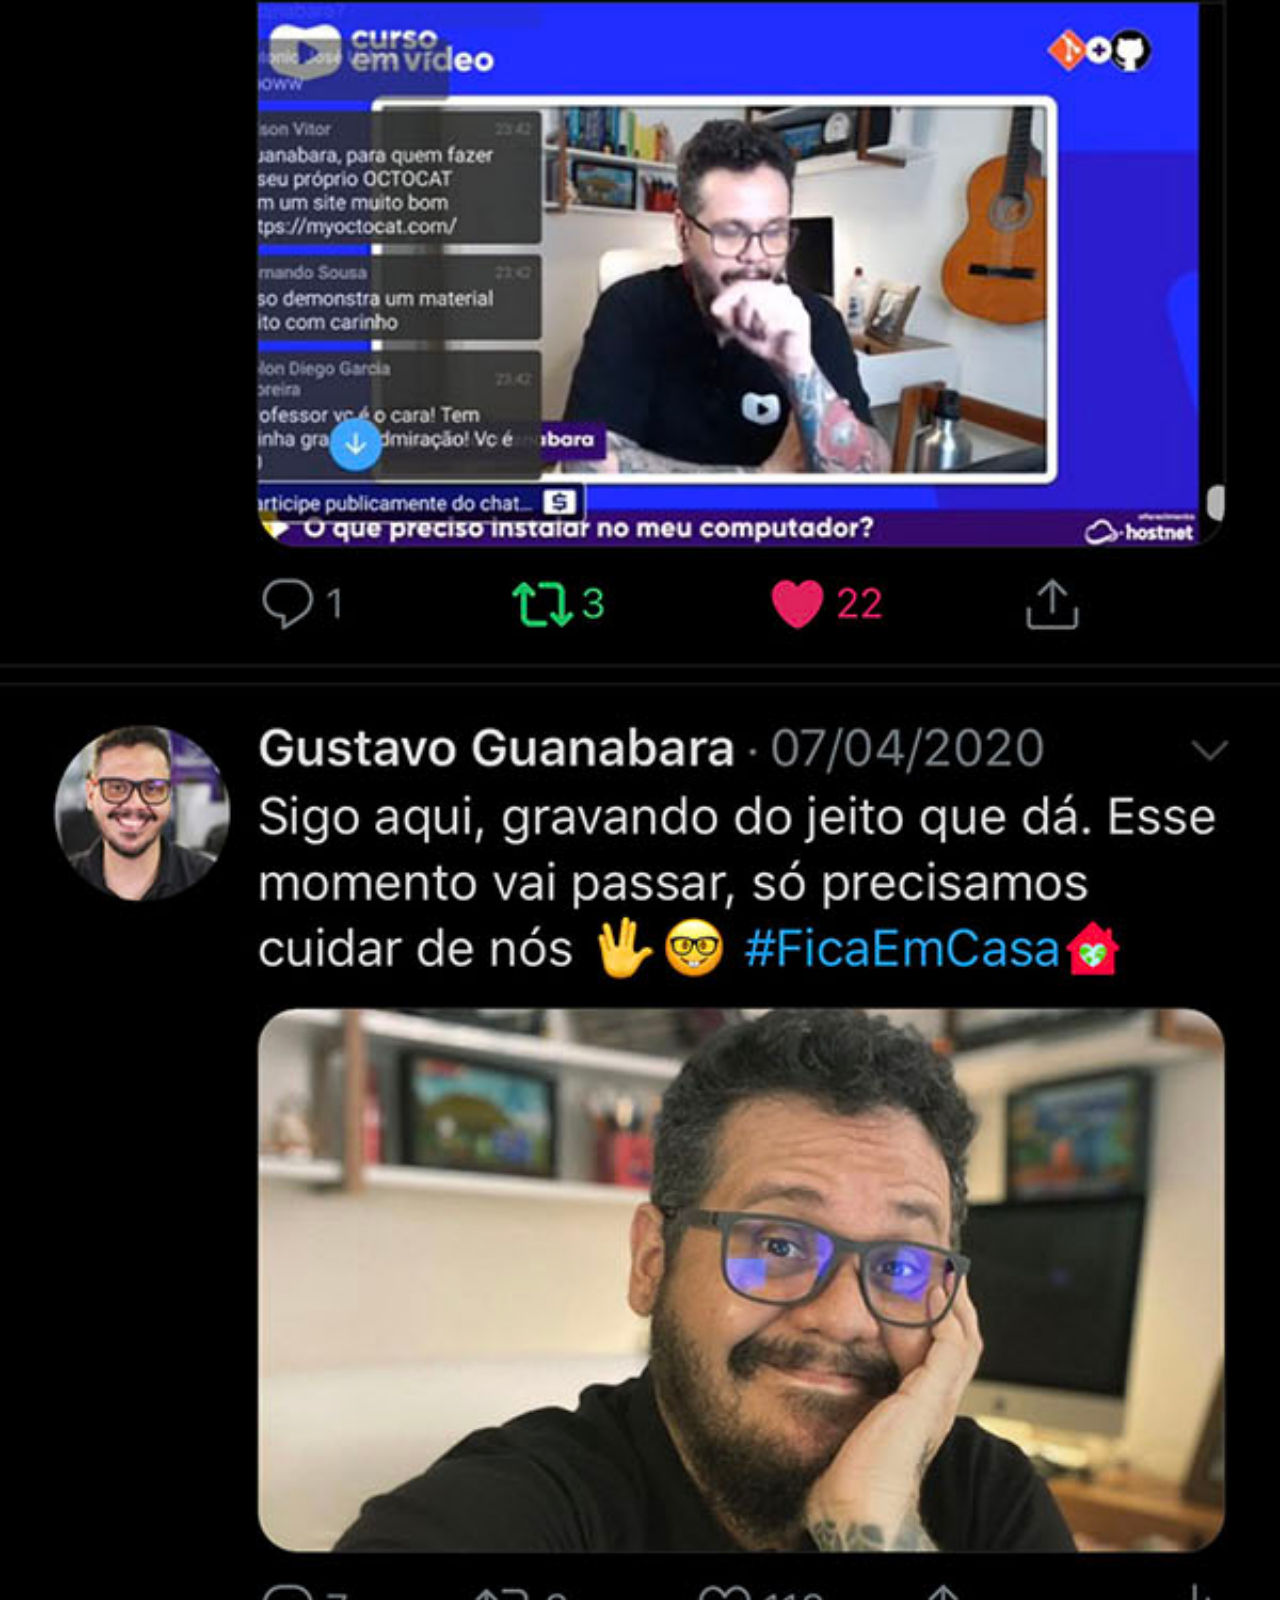
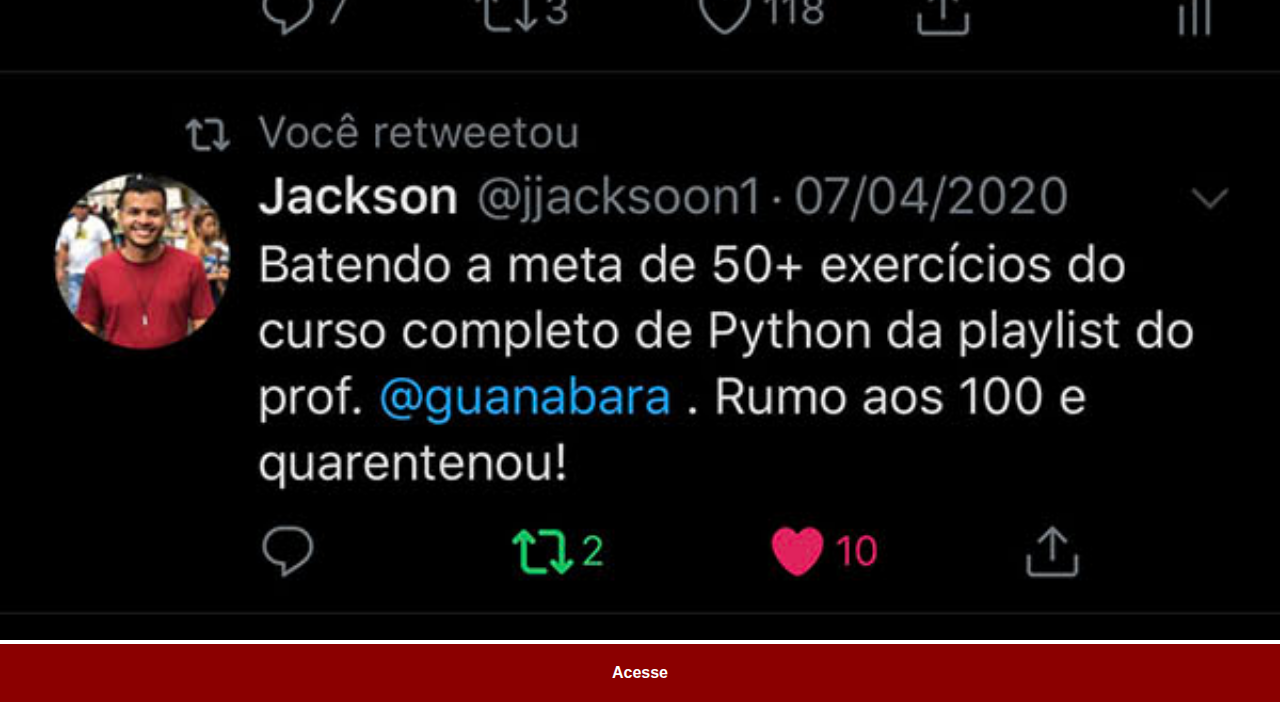
<file: twitter.html>
<!DOCTYPE html>
<html lang="pt-br">
<head>
  <meta charset="UTF-8">
  <meta http-equiv="X-UA-Compatible" content="IE=edge">
  <meta name="viewport" content="width=device-width, initial-scale=1.0">
  <link rel="stylesheet" href="estilos/social.css">
  <title>Twitter</title>
</head>
<body>
    <img src="imagens/tela-twitter.jpg" alt="">
    <a href="https://twitter.com/guanabara" target="_blank">Acesse</a>
</body>
</html>
</file>
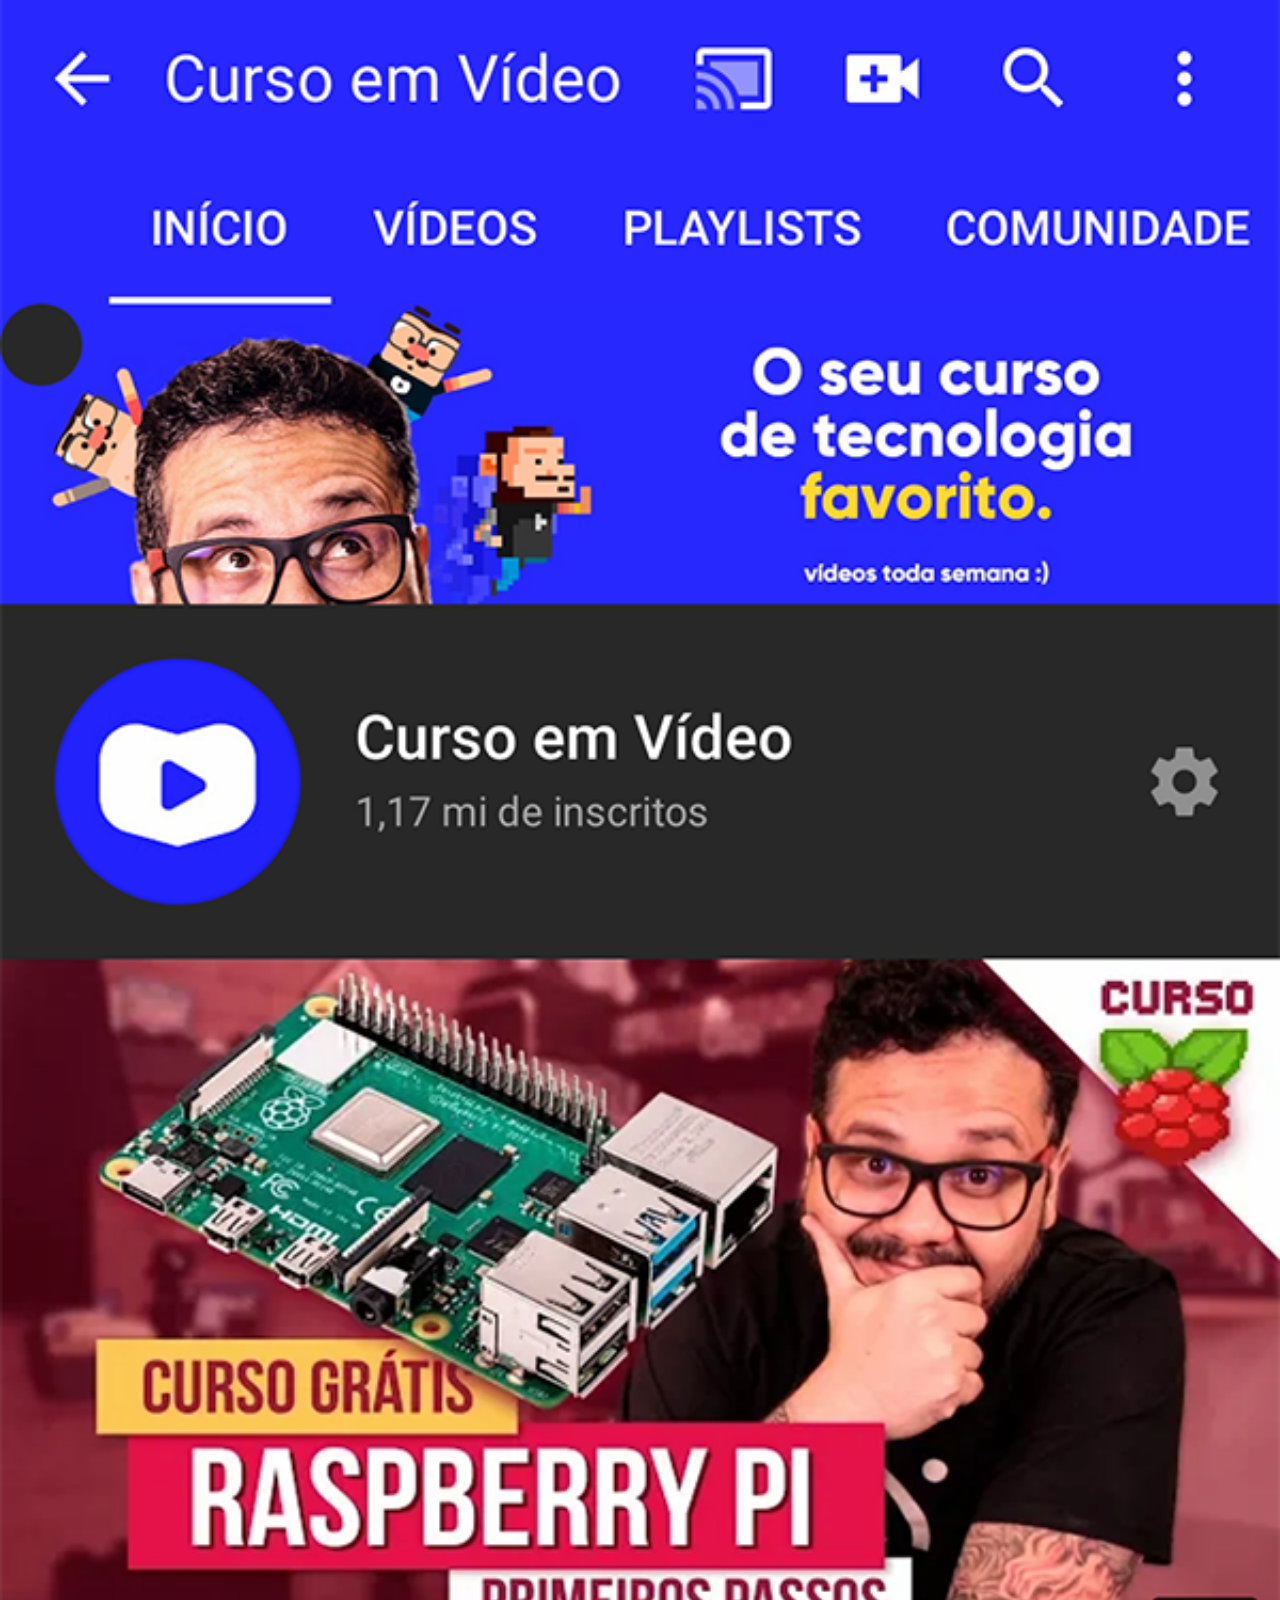
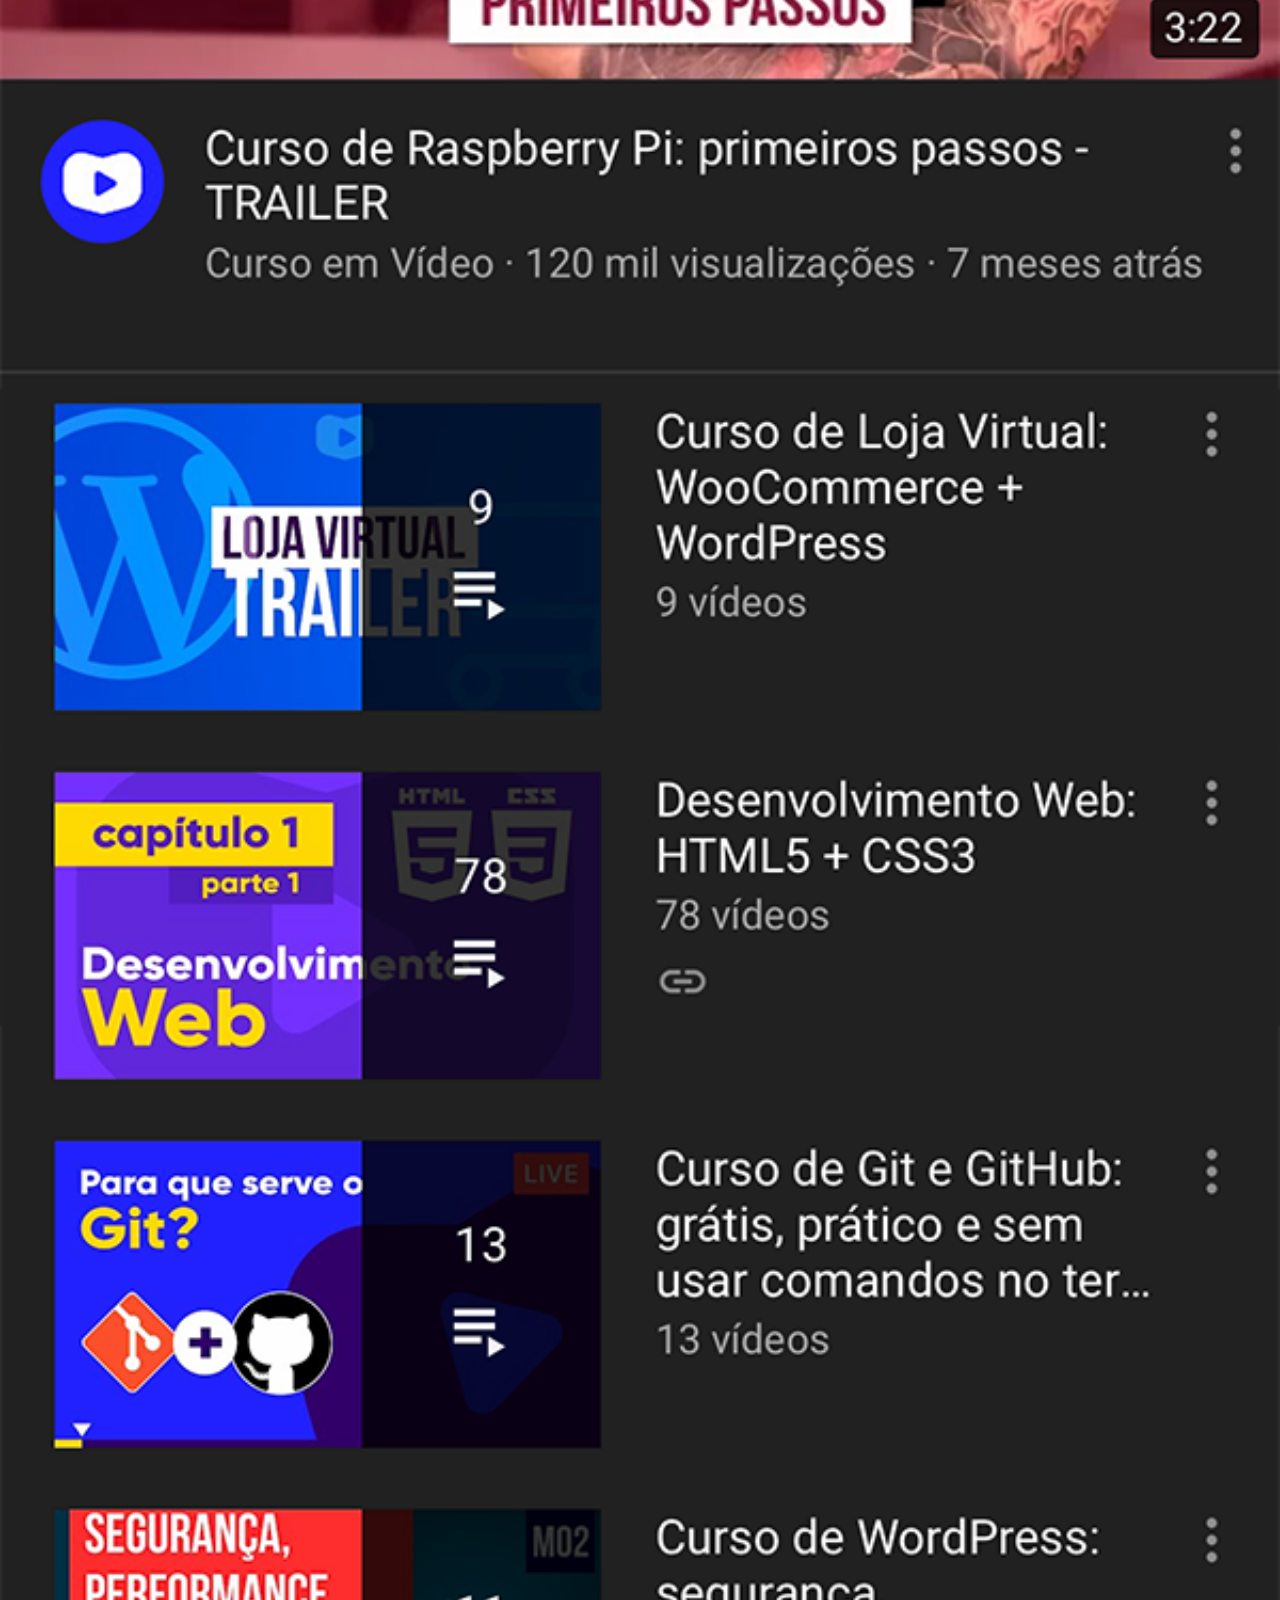
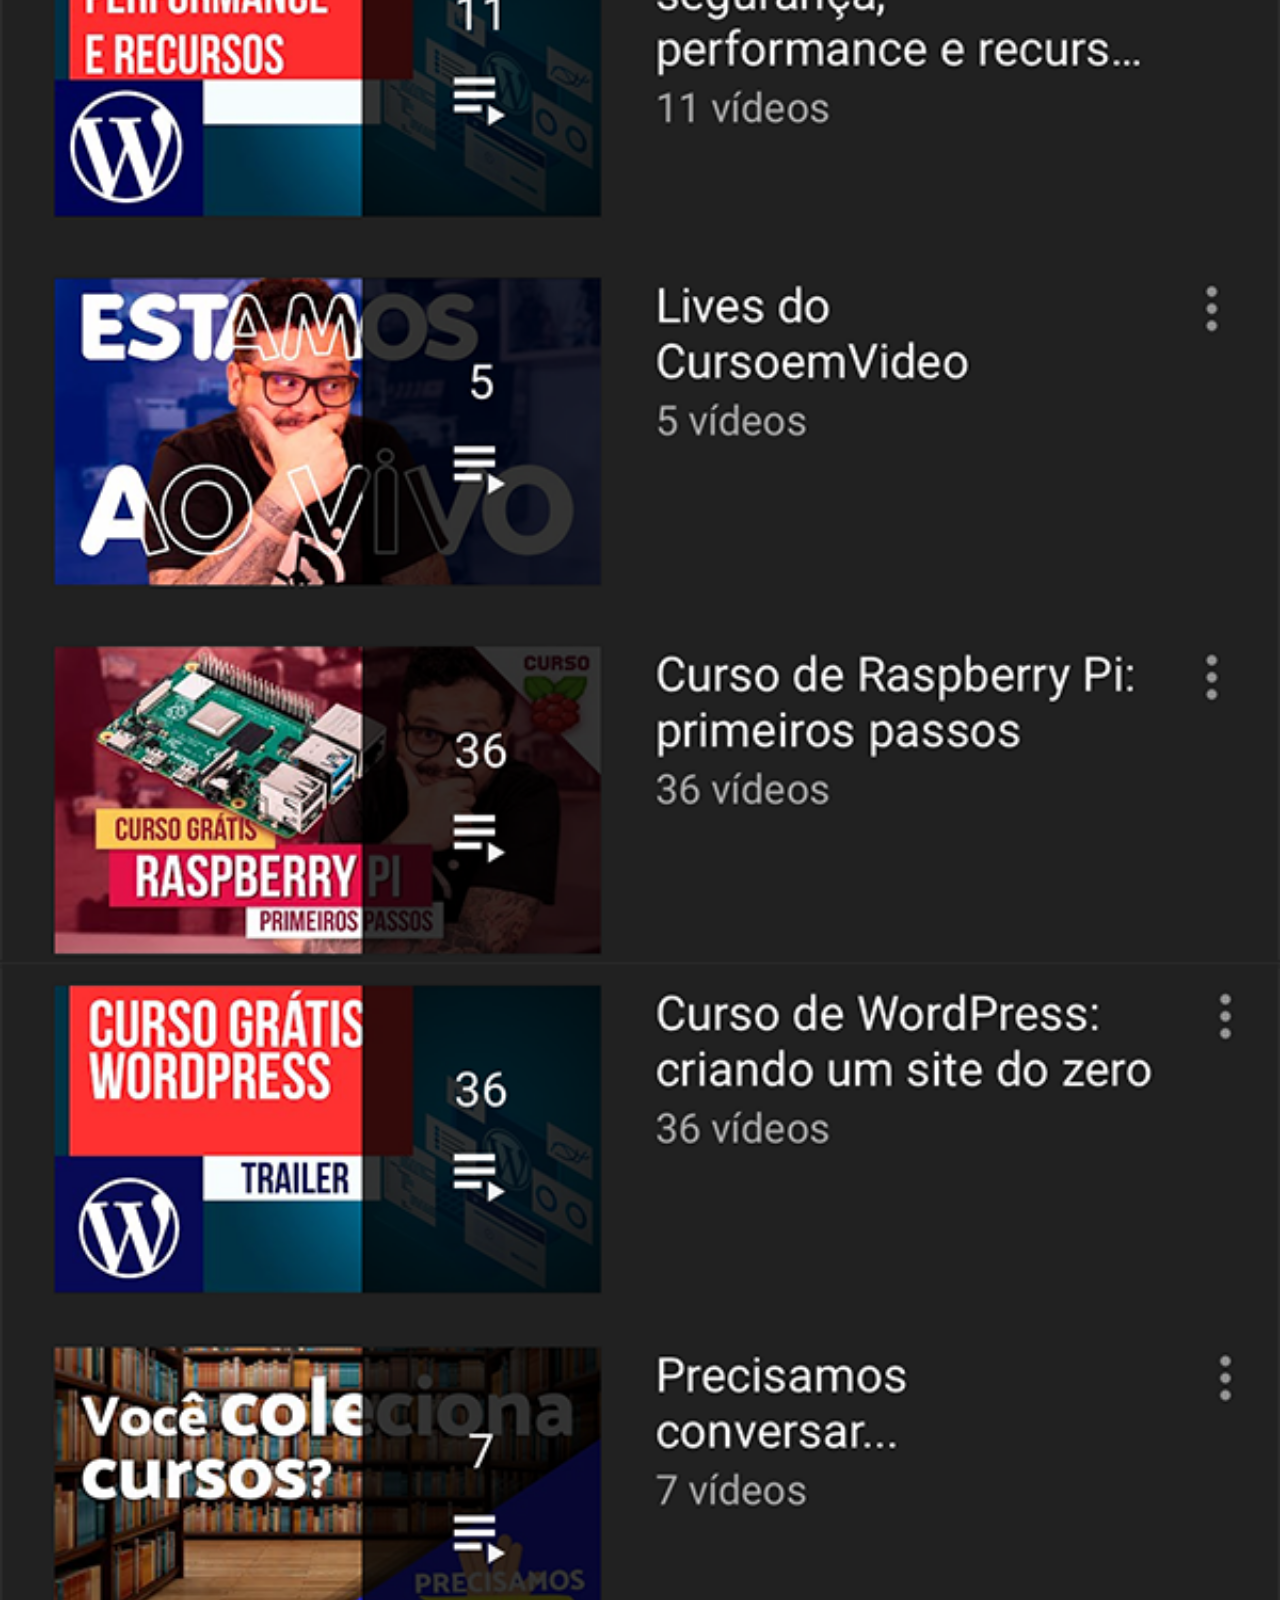
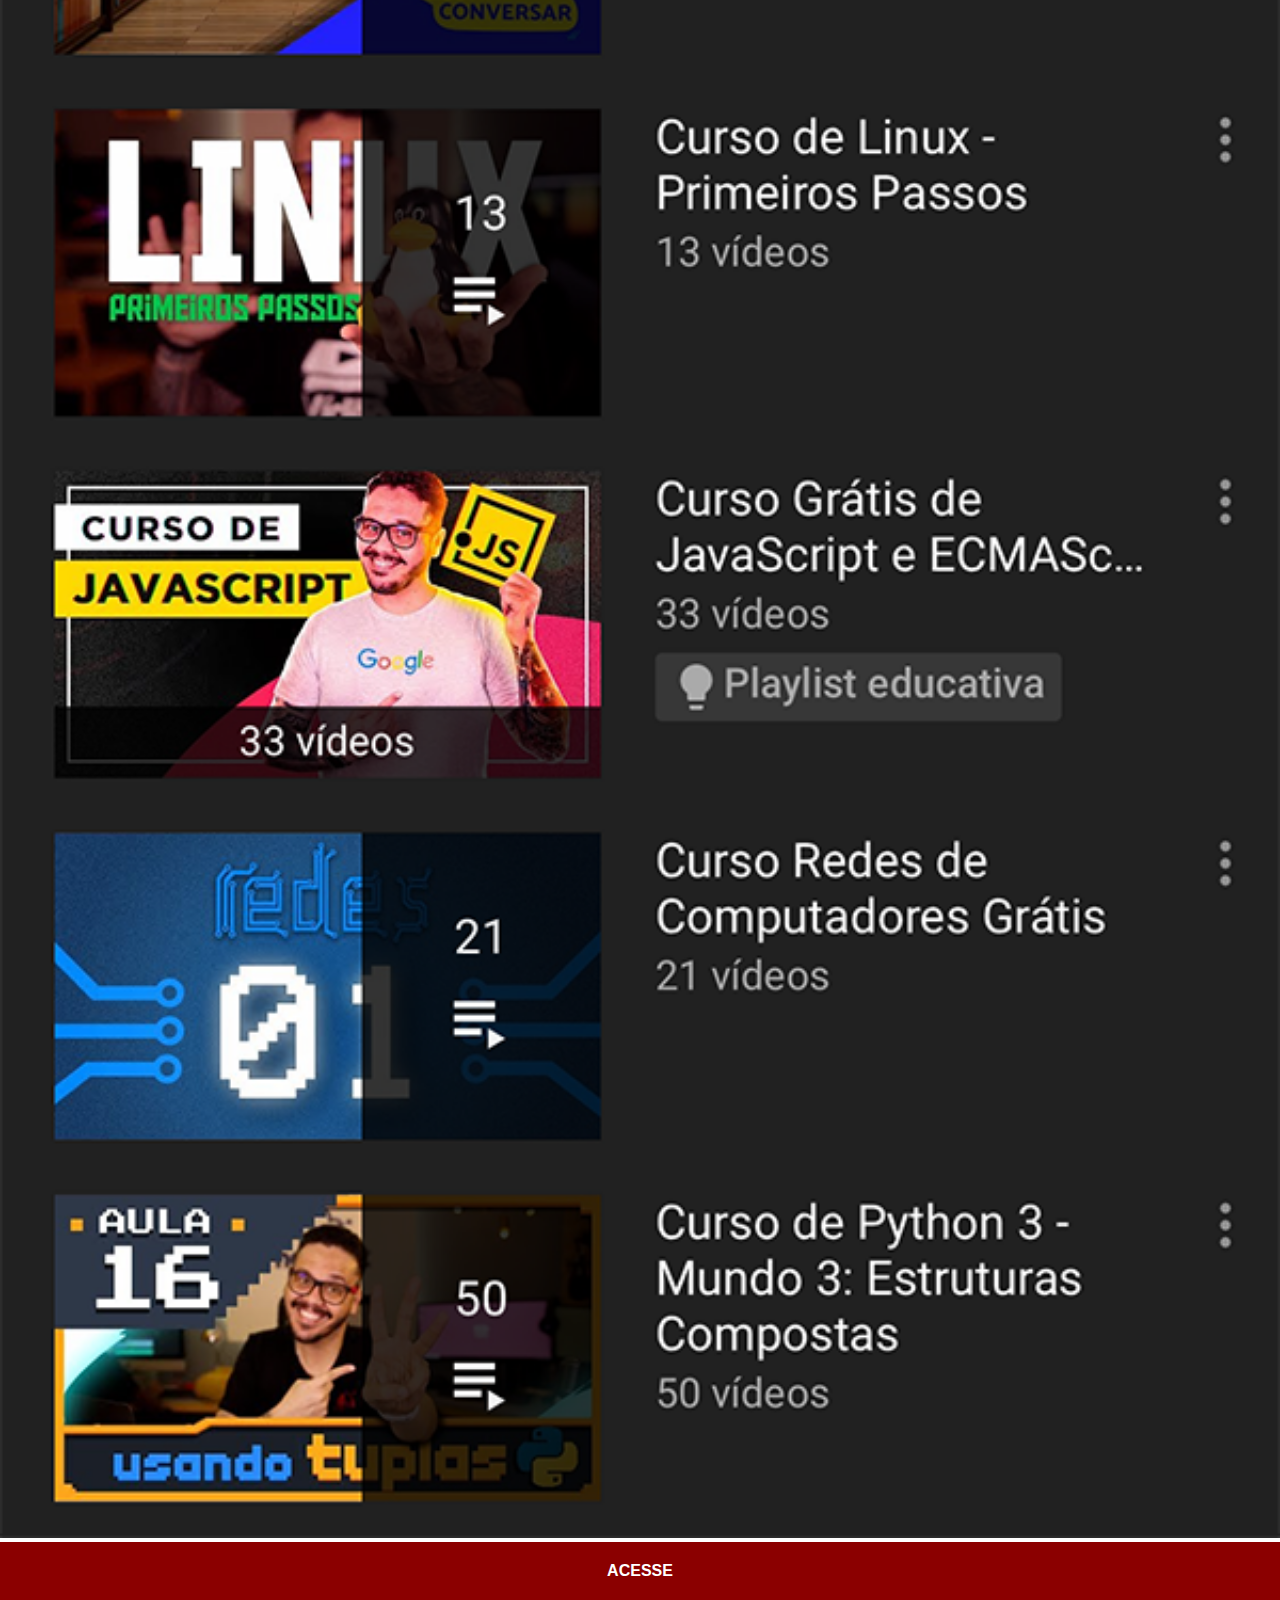
<file: youtube.html>
<!DOCTYPE html>
<html lang="pt-br">
<head>
  <meta charset="UTF-8">
  <meta http-equiv="X-UA-Compatible" content="IE=edge">
  <meta name="viewport" content="width=device-width, initial-scale=1.0">
  <title>Youtube</title>
  <link rel="stylesheet" href="estilos/social.css">
</head>
<body>
  <img src="imagens/tela-youtube.png" alt="Youtube">
  <a href="https://www.youtube.com/watch?v=ar5UB2MxraE&list=PLHz_AreHm4dkcVCk2Bn_fdVQ81Fkrh6WT&index=15&t=151s" target="_blank">ACESSE</a>
</body>
</html>
</file>
<file: estilos/style.css>
@charset "UTF-8";

* {
  margin: 0px;
  padding: 0px;
  font-family: Arial, Helvetica, sans-serif;
}

html, body {
  height: 100vh;
  width: 100vw;
  background-color: black;
}
body {
  background: url("../imagens/fundo-madeira.jpg") no-repeat top center;
  background-size: cover;
  background-attachment: fixed;
}
main {
  height: 100vh;
  position: relative;
}

section#telefone {
  position: absolute;
  top: 50%;
  left: 50%;
  transform: translate(-50%, -50%);

  height: 627px;
  width: 311px;
  background: url("../imagens/frame-iphone.png") no-repeat;
}

iframe#tela {
  position: relative;
  top: 80px;
  left: 22px;
  width: 267px;
  height: 471px;
}

section#redes-sociais {
  text-align: right;
}

section#redes-sociais img {
  width: 50px;
  margin: 10px;
  border-radius: 50%;
  box-shadow: 2px 2px 5px rgba(0, 0, 0, 0.418);
  box-sizing: border-box;
}

section#redes-sociais img:hover {
  border: 2px solid rgba(255, 255, 255, 0.603);
  transform: rotate(360deg);
  box-shadow: 10px rgba(0, 0, 0, 0.589);
  transition: transform .5s, border 2s;
}
</file>
<file: estilos/social.css>
* {
  margin: 0px;
  padding: 0px;
  font-family: Arial, Helvetica, sans-serif;
}

::-webkit-scrollbar {
  width: 0px;
  height: 0px;
}

img {
  width: 100vw;

}

a {
  display: block;
  background-color: darkred;
  color: white;
  padding: 20px;
  text-align: center;
  font-weight: bolder;
  text-decoration: none;
}

a:hover {
  background-color: red;
}
</file>
